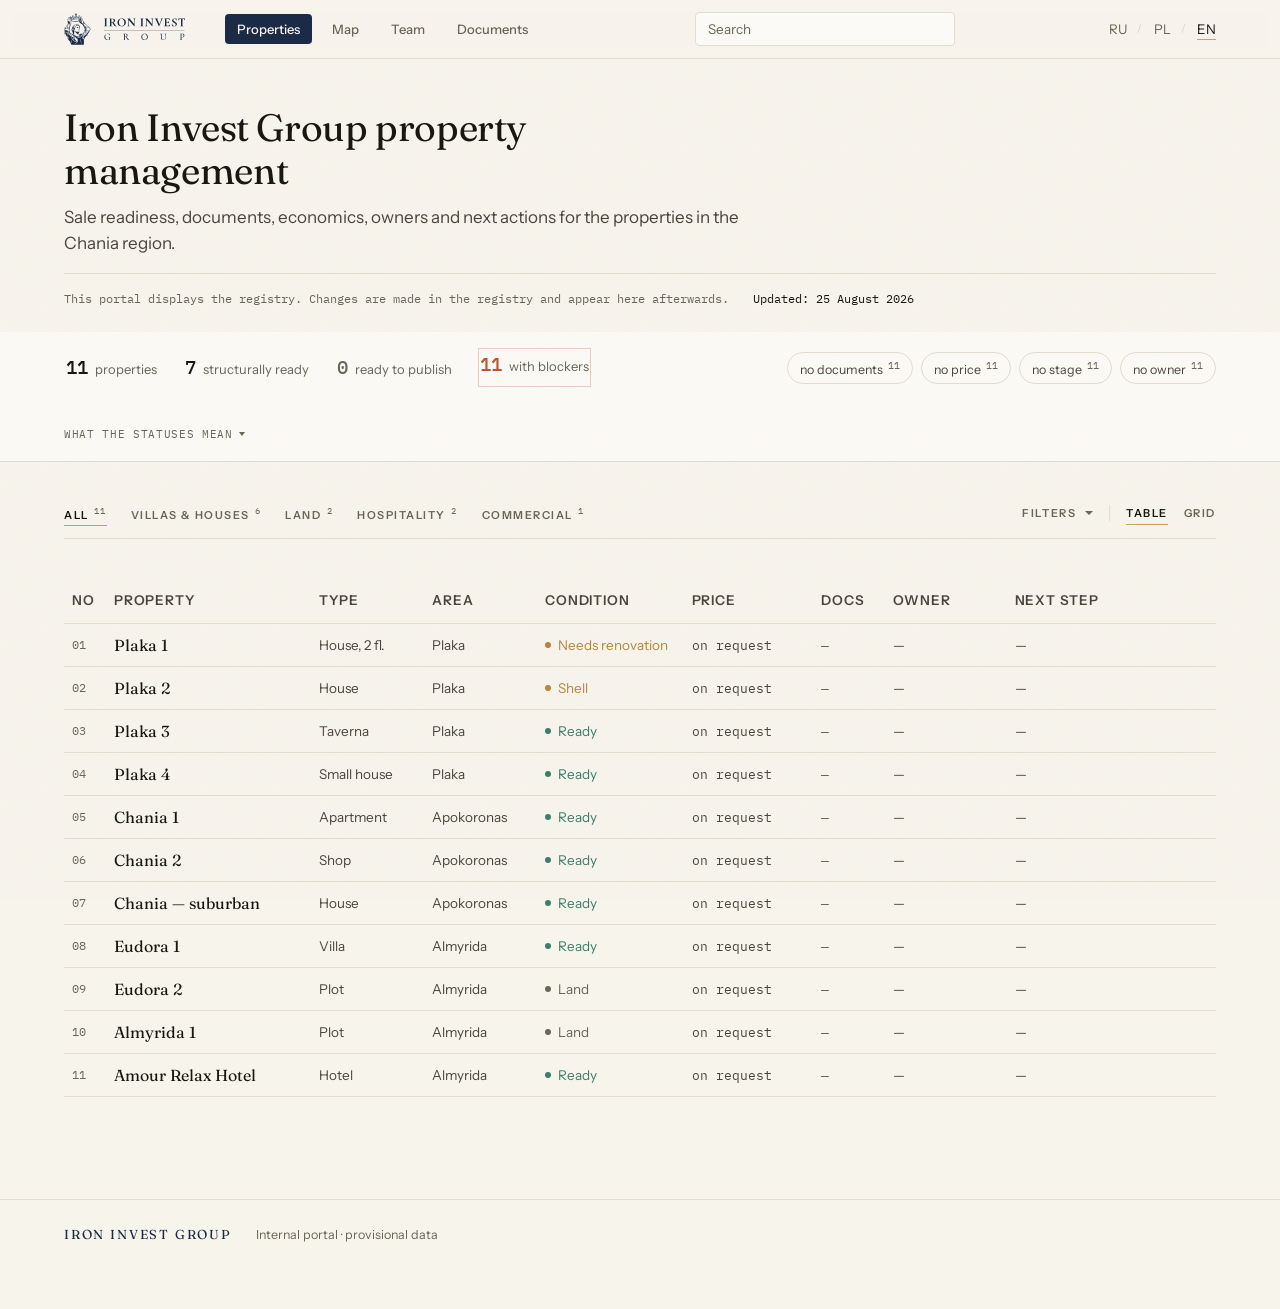
<file: index.html>
<!DOCTYPE html>
<html lang="ru">
<head>
<meta charset="utf-8">
<meta name="viewport" content="width=device-width, initial-scale=1, viewport-fit=cover">
<title>Iron Invest Group — объекты на Крите</title>
<meta name="description" content="Iron Invest Group — объекты на Крите, регион Ханья: виллы, дома, участки под застройку и доходная недвижимость. Карта и карточки объектов.">

<link rel="icon" type="image/svg+xml" href="assets/favicon.svg">
<link rel="preconnect" href="https://fonts.googleapis.com">
<link rel="preconnect" href="https://fonts.gstatic.com" crossorigin>
<link rel="stylesheet" href="styles.css?v=1787924630">
</head>
<body>
<svg class="logo-defs" aria-hidden="true" focusable="false">
  <defs>
    <g id="ilArt" transform="translate(-121.386156,-116)">
      <g transform="matrix(0.1,0,0,-0.1,0,1536)">
        <path fill="currentColor" fill-rule="nonzero" d="M4921,14058C4886,13981 4854,13901 4849,13881C4838,13835 4853,13780 4884,13751C4909,13728 4942,13660 4954,13606C4961,13579 4959,13580 4928,13620C4881,13681 4849,13702 4793,13707C4757,13710 4737,13706 4712,13691C4618,13631 4615,13482 4707,13444C4746,13427 4759,13430 4735,13450C4712,13469 4716,13526 4742,13544C4776,13568 4799,13563 4837,13525L4872,13490L4868,13407C4861,13288 4816,13193 4718,13096C4517,12896 4261,12887 4123,13075L4101,13105L4109,13075C4146,12939 4269,12847 4415,12847C4685,12847 4918,13079 4984,13416C4994,13463 4998,13474 4999,13452C5001,13390 5032,13285 5077,13190C5115,13111 5136,13082 5204,13014C5363,12855 5552,12804 5698,12879C5753,12908 5809,12971 5836,13036L5852,13075L5814,13034C5748,12964 5701,12945 5590,12945C5501,12945 5490,12947 5417,12982C5233,13070 5100,13271 5112,13442C5116,13495 5121,13507 5148,13531C5186,13565 5212,13568 5240,13540C5264,13516 5266,13483 5243,13458C5221,13433 5232,13425 5266,13442C5332,13473 5358,13560 5322,13630C5295,13684 5245,13713 5187,13707C5131,13702 5095,13679 5061,13627C5048,13607 5035,13592 5033,13594C5022,13604 5055,13685 5092,13741C5153,13832 5151,13857 5064,14048C5026,14131 4993,14200 4990,14200C4987,14200 4956,14136 4921,14058ZM3885,13483C3859,13360 3860,13327 3892,13293C3906,13278 3923,13255 3929,13242C3941,13219 3941,13219 3911,13234C3874,13254 3857,13254 3821,13235C3783,13216 3766,13168 3781,13123C3798,13070 3849,13050 3842,13099C3836,13140 3868,13158 3902,13131C3922,13114 3925,13103 3924,13043C3923,12926 3863,12823 3768,12776C3657,12720 3510,12762 3435,12870C3400,12920 3390,12987 3415,12996C3427,13001 3439,12996 3451,12981L3469,12959L3480,12980C3488,12996 3488,13010 3480,13036C3461,13092 3405,13108 3363,13068L3340,13047L3340,13088C3340,13124 3334,13136 3300,13170C3278,13192 3256,13210 3250,13210C3244,13210 3240,13181 3240,13143C3240,13091 3245,13069 3260,13050C3283,13020 3285,13009 3266,13016C3258,13019 3242,13017 3231,13010C3203,12996 3202,12931 3228,12907C3252,12885 3260,12886 3260,12910C3260,12921 3264,12930 3269,12930C3290,12930 3310,12884 3310,12838C3310,12793 3309,12790 3287,12795C3275,12798 3253,12797 3240,12792C3204,12779 3160,12796 3160,12823C3160,12859 3117,12922 3080,12942C3024,12973 2964,12962 2920,12912L2884,12872L2857,12896C2817,12930 2786,12935 2745,12914C2718,12899 2674,12839 2545,12645C2454,12508 2378,12382 2375,12365C2373,12349 2366,12270 2360,12190C2355,12110 2339,11975 2324,11890C2294,11709 2296,11647 2335,11540C2436,11263 2477,11121 2505,10948C2511,10912 2510,10911 2463,10890C2397,10861 2337,10799 2304,10726C2281,10676 2275,10650 2275,10583L2274,10501L2150,10298C1852,9808 1720,9589 1680,9517C1657,9475 1634,9438 1630,9435C1625,9432 1595,9465 1562,9507C1498,9591 1463,9627 1454,9618C1451,9615 1445,9541 1439,9454C1434,9366 1425,9242 1420,9177L1409,9059L1355,8980C1325,8936 1293,8875 1284,8843C1261,8765 1273,8709 1351,8517C1468,8228 1462,8252 1449,8131C1436,8001 1401,7806 1360,7636C1344,7566 1330,7505 1330,7499C1330,7474 1365,7502 1509,7645L1666,7800L1683,7725C1712,7600 1758,7450 1795,7356C1820,7293 1830,7251 1830,7213C1830,7183 1836,7147 1844,7131C1863,7095 1927,7038 1968,7021C1997,7009 2011,6988 2076,6858C2173,6664 2301,6432 2400,6269C2471,6152 2480,6132 2490,6062C2505,5966 2547,5854 2599,5775C2621,5742 2696,5661 2765,5596C2954,5418 3015,5337 3114,5135C3200,4960 3228,4895 3403,4460L3505,4205L5482,4203L7460,4200L7464,4223C7488,4330 7514,4926 7506,5175C7500,5377 7475,5722 7464,5767C7459,5783 7465,5792 7487,5803C7521,5821 7569,5872 7599,5921C7639,5990 7690,6166 7690,6243C7690,6270 7726,6318 7911,6540C8032,6686 8181,6866 8241,6941C8351,7077 8352,7077 8400,7083C8508,7096 8619,7181 8675,7295C8701,7348 8705,7368 8708,7468L8712,7582L8899,7868C9002,8026 9104,8184 9125,8218C9148,8256 9181,8294 9207,8311C9263,8350 9280,8376 9280,8426C9280,8459 9297,8500 9361,8619C9405,8703 9478,8845 9522,8935L9602,9099L9577,9142C9563,9166 9476,9300 9382,9441C9289,9582 9209,9712 9205,9730C9192,9790 9108,9852 9010,9874C8996,9877 8938,9921 8880,9971C8437,10356 8314,10464 8160,10601C7863,10868 7870,10860 7870,10907C7870,10961 7811,11078 7760,11123C7715,11165 7667,11177 7608,11162C7585,11156 7565,11152 7564,11153C7564,11154 7526,11227 7480,11315C7346,11573 7182,11868 7140,11929C7111,11972 7084,12037 7029,12205C6990,12326 6952,12438 6947,12454C6941,12470 6889,12532 6831,12590C6772,12648 6694,12731 6657,12773C6596,12841 6589,12853 6595,12879C6606,12929 6649,12947 6650,12902C6651,12888 6654,12889 6670,12909C6706,12952 6688,13020 6639,13020C6621,13020 6621,13021 6640,13053C6660,13085 6669,13188 6653,13204C6649,13207 6629,13194 6608,13173C6582,13147 6568,13123 6563,13097C6558,13062 6556,13061 6540,13075C6518,13095 6487,13094 6461,13073C6437,13052 6425,13002 6439,12980C6448,12967 6451,12968 6463,12984C6483,13012 6510,12998 6510,12960C6510,12862 6382,12751 6270,12750C6211,12750 6130,12788 6097,12832C6032,12917 6000,13062 6034,13115C6064,13161 6126,13138 6100,13089C6092,13074 6093,13070 6105,13070C6160,13070 6181,13179 6135,13225C6108,13253 6073,13257 6044,13235C6001,13203 6008,13235 6056,13293C6085,13327 6087,13370 6065,13484C6050,13562 6041,13585 6034,13565C6032,13559 6007,13521 5980,13481C5919,13391 5915,13377 5935,13321C5943,13297 5950,13268 5950,13257C5950,13237 5949,13237 5933,13260C5910,13293 5890,13308 5858,13315C5798,13329 5741,13265 5754,13198C5765,13143 5800,13118 5800,13165C5800,13183 5808,13194 5825,13202C5847,13212 5854,13211 5873,13192C5940,13124 5850,12900 5723,12820C5526,12695 5199,12831 5064,13095C5041,13139 5017,13192 5010,13213C4996,13257 4988,13253 4970,13195C4945,13113 4887,13025 4806,12945C4713,12853 4633,12808 4525,12785C4431,12765 4394,12766 4316,12790C4191,12829 4074,12972 4063,13099C4057,13166 4069,13197 4105,13206C4136,13214 4160,13195 4160,13164C4160,13135 4171,13134 4195,13160C4234,13203 4209,13290 4152,13311C4112,13327 4052,13306 4032,13269C4022,13253 4012,13240 4009,13240C4000,13240 4014,13311 4029,13338C4036,13350 4038,13371 4035,13383C4027,13409 3919,13570 3910,13570C3906,13570 3895,13531 3885,13483ZM5074,12976C5217,12790 5445,12686 5642,12719C5772,12740 5861,12805 5918,12918L5948,12980L5955,12941C5964,12887 6011,12791 6050,12746C6098,12692 6172,12657 6242,12656C6274,12655 6300,12654 6300,12652C6300,12650 6281,12640 6258,12630C6206,12606 6132,12605 6083,12625C6063,12633 6045,12638 6043,12636C6040,12633 6056,12612 6078,12588C6078,12588 6167.778,12480.541 6185.477,12415C6203.39,12348.667 6232,12130 6230,12130C6229,12130 6191.542,12212.49 6016,12289C5956.895,12314.761 5768,12364 5655,12384C5155,12470 4505,12439 4017,12304C3786,12245 3576.249,12112 3576.249,12112C3576.249,12112 3682.627,12331 3687.71,12390C3692.237,12442.537 3662,12555 3663,12556C3663.792,12556 3765.012,12544.037 3814.012,12557.204C3854.942,12568.202 3928,12610 3957,12635C3985,12660 4021,12715 4024,12715C4035,12715 3998,12625 3960,12571L3921,12516L3981,12485C4014,12468 4061,12438 4087,12417C4112,12397 4136,12380 4139,12380C4142,12380 4162,12413 4183,12454C4204,12494 4237,12544 4257,12563L4293,12600L4236,12625C4169,12655 4103,12713 4059,12781L4027,12831L3998,12778C3921,12638 3798,12581 3667,12626C3641,12635 3618,12645 3616,12648C3614,12652 3644,12655 3684,12656C3740,12656 3765,12661 3805,12682C3900,12731 3980,12840 3996,12941L4003,12980L4039,12919C4125,12773 4230,12716 4410,12716C4520,12716 4591,12734 4695,12788C4783,12833 4913,12960 4961,13047L4995,13108L5022,13058C5037,13030 5061,12993 5074,12976ZM3035,12878C3077,12859 3086,12807 3060,12731C3037,12660 2981,12545 2913,12428C2875,12362 2866,12336 2854,12253C2846,12199 2825,12097 2809,12025C2768,11855 2766,11840 2778,11840C2815,11840 2872,11979 2956,12275C2968,12318 3007,12386 3101,12527C3220,12704 3233,12720 3259,12720C3279,12720 3295,12711 3310,12693C3351,12641 3327,12570 3193,12345C3141,12258 3131,12231 3112,12139C3100,12081 3075,11989 3056,11934C3035,11874 3025,11831 3031,11826C3047,11809 3096,11868 3133,11948C3152,11990 3184,12059 3203,12100C3252,12207 3483,12480 3524,12480C3558,12480 3580,12451 3580,12406C3579,12352 3557,12305 3470,12175C3430,12116 3392,12049 3385,12026C3378,12004 3356,11931 3336,11865L3301,11745L3315,11620C3322,11551 3338,11448 3350,11390C3379,11240 3387,11035 3366,10946C3347,10868 3305,10784 3256,10725C3218,10681 3224,10679 3143,10745C3115,10767 3081,10794 3067,10805L3041,10825L3056,10890C3099,11079 3075,11580 3022,11598C3009,11602 2936,11529 2897,11473C2885,11455 2873,11440 2870,11440C2867,11440 2850,11488 2832,11546C2806,11629 2795,11651 2782,11648C2773,11646 2743,11615 2715,11578C2688,11541 2663,11511 2660,11511C2657,11510 2640,11544 2621,11585C2603,11627 2583,11663 2578,11666C2564,11675 2525,11634 2505,11589C2495,11568 2484,11550 2481,11550C2478,11551 2455,11583 2431,11623C2377,11713 2372,11750 2399,11897C2410,11958 2424,12069 2430,12142C2436,12215 2443,12298 2446,12326C2450,12371 2469,12405 2590,12596C2666,12717 2736,12825 2745,12838C2767,12869 2809,12864 2829,12829C2845,12801 2843,12798 2646,12456C2621,12412 2598,12359 2596,12336C2593,12313 2583,12234 2574,12160C2566,12086 2550,11983 2540,11931C2527,11862 2524,11830 2532,11811C2542,11785 2542,11785 2567,11835C2601,11901 2613,11947 2654,12188L2689,12391L2812,12611C2929,12821 2975,12890 2999,12890C3004,12890 3021,12885 3035,12878ZM6584,12757C6601,12739 6654,12680 6702,12625C6749,12570 6807,12508 6829,12487C6860,12458 6874,12433 6890,12382C6901,12345 6932,12248 6959,12165C6987,12083 7008,12014 7006,12012C7004,12011 6978,12030 6948,12054C6883,12107 6845,12160 6782,12290C6756,12344 6722,12396 6703,12413C6658,12453 6540,12605 6513,12659C6486,12711 6484,12737 6506,12768C6527,12798 6547,12796 6584,12757ZM6445,12488C6473,12460 6531,12410 6575,12377C6633,12334 6673,12293 6723,12227C6812,12108 6886,12032 6985,11960C7035,11924 7073,11888 7086,11864C7117,11807 7243,11345 7270,11187C7281,11126 7285,11119 7309,11115C7373,11102 7426,11088 7433,11081C7437,11077 7405,11044 7363,11007C7320,10970 7263,10915 7237,10885C7210,10855 7185,10830 7181,10830C7176,10830 7161,10848 7146,10869C7123,10901 7120,10912 7129,10929C7135,10940 7140,10951 7140,10953C7140,10955 7114,10960 7083,10963C7011,10970 6912,11019 6869,11067C6790,11157 6747,11303 6752,11460C6755,11557 6757,11571 6778,11593C6791,11607 6818,11621 6838,11625L6875,11632L6828,11656C6764,11689 6738,11724 6742,11774C6745,11813 6747,11815 6780,11818C6799,11819 6826,11823 6839,11826C6862,11831 6859,11834 6810,11861C6780,11878 6742,11903 6727,11918C6680,11962 6612,12063 6576,12142C6548,12202 6529,12226 6473,12274C6348,12381 6301,12464 6335,12516C6359,12554 6389,12546 6445,12488ZM5244,12370C5685,12344 6011,12260 6158,12134C6205,12094 6240,12028 6240,11980C6240,11680 5297,11397 4443,11441C4084,11459 3759,11532 3593,11632C3495,11690 3440,11778 3456,11847C3517,12112 4099,12330 4845,12370C5053,12381 5061,12381 5244,12370ZM3600,11553C3753,11479 4002,11418 4275,11389C4426,11373 4817,11373 4975,11389C5236,11415 5517,11470 5742,11538L5839,11568L5907,11491C5944,11449 6022,11366 6081,11305C6139,11245 6210,11161 6237,11120C6338,10970 6421,10912 6656,10824C6785,10776 6811,10762 6853,10722C6894,10682 6900,10670 6900,10635C6900,10611 6911,10572 6927,10540C6959,10475 7089,10342 7145,10317C7176,10303 7203,10274 7266,10187C7412,9985 7584,9714 7641,9597C7664,9551 7664,9549 7646,9519C7616,9468 7621,9401 7658,9343C7699,9280 7738,9166 7751,9073C7765,8969 7743,8842 7700,8786C7632,8696 7627,8648 7673,8547L7698,8492L7589,8351C7454,8175 7339,8032 7239,7914L7161,7824L7077,7828C7018,7831 6967,7827 6913,7815C6683,7764 6420,7630 6395,7550C6391,7538 6374,7530 6342,7525C6273,7515 6236,7497 6183,7447L6135,7402L6054,7446L5974,7490L5957,7637C5922,7948 5924,8006 5971,8071C5981,8086 6034,8130 6088,8168C6223,8264 6241,8297 6219,8399L6206,8455L6200,8400C6192,8336 6177,8303 6153,8297C6143,8294 6088,8292 6030,8292C5972,8292 5840,8281 5735,8269C5595,8252 5489,8246 5335,8245C5142,8245 5119,8247 5050,8268C4890,8318 4785,8412 4700,8580C4671,8639 4674,8637 4644,8609C4622,8589 4609,8585 4551,8585C4490,8585 4473,8590 4387,8633C4259,8696 4200,8753 4177,8836C4140,8966 4164,9071 4240,9111C4311,9149 4387,9131 4473,9055C4524,9011 4590,8975 4663,8950C4684,8944 4703,8940 4705,8942C4707,8944 4693,8991 4675,9047C4636,9162 4618,9258 4627,9302C4630,9318 4652,9360 4675,9394C4728,9474 4774,9584 4794,9682C4814,9777 4814,9825 4795,9914C4787,9952 4781,9984 4783,9985C4784,9986 4818,9992 4859,9998C4955,10012 5034,10052 5140,10141C5247,10232 5285,10249 5377,10250C5451,10250 5604,10219 5652,10194C5679,10180 5679,10180 5686,10216C5695,10264 5684,10332 5661,10378C5642,10416 5528,10530 5509,10530C5504,10530 5500,10534 5500,10538C5500,10550 5616,10533 5667,10514C5719,10495 5766,10443 5780,10390C5794,10337 5779,10281 5738,10235C5721,10215 5709,10198 5711,10196C5713,10194 5736,10186 5762,10177C5866,10143 5898,10108 6040,9880C6140,9720 6137,9725 6115,9734C6104,9738 6068,9744 6035,9747C5981,9752 5973,9750 5953,9728C5940,9715 5928,9691 5924,9674C5919,9647 5931,9630 6059,9480C6137,9389 6200,9310 6200,9303C6200,9297 6188,9282 6173,9270C6149,9251 6137,9249 6084,9254C6013,9261 5976,9251 5905,9203C5878,9185 5845,9170 5833,9170C5804,9170 5802,9138 5830,9110C5854,9086 5907,9084 5938,9106C5963,9123 6016,9128 6029,9114C6034,9109 6040,9096 6042,9086C6043,9076 6052,9063 6060,9057C6097,9035 6240,9222 6240,9292C6240,9309 6222,9340 6189,9380C6138,9441 6137,9441 6143,9497C6147,9539 6158,9566 6189,9613C6212,9646 6230,9677 6230,9683C6230,9688 6213,9719 6193,9752C6157,9811 6156,9813 6175,9824C6212,9844 6270,9907 6270,9927C6270,9943 6264,9945 6231,9942C6189,9938 6136,9960 6122,9988C6117,9997 6110,10044 6107,10092C6099,10239 6050,10305 5933,10330C5882,10341 5881,10342 5864,10397C5838,10479 5795,10529 5720,10568C5662,10597 5641,10602 5533,10610C5424,10618 5401,10623 5308,10661C5214,10700 5197,10704 5115,10704C5034,10705 5018,10702 4960,10674C4924,10657 4820,10593 4730,10532C4639,10472 4494,10384 4408,10337C4322,10291 4220,10229 4181,10201C4029,10088 3889,9906 3832,9746C3810,9687 3805,9650 3800,9530L3795,9385L3743,9290C3645,9111 3599,8920 3619,8777C3637,8650 3668,8583 3776,8444C3911,8271 3958,8147 3969,7934C3978,7772 3990,7738 4068,7658L4114,7610L4059,7610C3988,7610 3923,7590 3860,7550C3814,7520 3810,7520 3782,7534C3766,7542 3721,7585 3681,7629C3553,7771 3463,7821 3330,7825L3255,7827L3174,7968C3093,8108 3093,8110 3088,8192C3083,8290 3059,8345 2996,8403C2951,8445 2948,8463 2965,8595C2970,8642 2968,8665 2954,8700C2926,8772 2933,8841 2977,8929C3015,9003 3015,9004 3016,9129C3017,9271 3049,9456 3145,9890C3175,10025 3200,10137 3200,10140C3200,10143 3218,10166 3240,10190C3263,10215 3296,10266 3315,10304C3355,10382 3360,10439 3335,10511C3315,10567 3319,10583 3385,10691C3471,10835 3485,10887 3485,11065C3484,11206 3482,11226 3443,11390C3420,11486 3398,11600 3394,11643L3387,11721L3451,11658C3496,11613 3540,11583 3600,11553ZM6314.268,11959.875C6314.268,11959.875 6372,11791 6387,11769C6412,11731 6423,11538 6411,11468C6404,11428 6397,11394 6395,11392C6393,11389 6371,11399 6347,11413C6300,11441 6240,11502 6216,11547C6208,11562 6186,11591 6166,11609C6146,11628 6091.063,11653.335 6091.063,11658.335C6091.063,11672.335 6171.343,11710.844 6231.828,11785C6287.566,11853.338 6314.227,11912.518 6314.268,11959.875ZM7707,11070C7725,11060 7753,11027 7769,10998L7799,10946L7760,10934C7670,10907 7494,10783 7375,10661C7348,10633 7320,10610 7314,10610C7301,10610 7247,10674 7237,10701C7234,10710 7242,10739 7254,10766C7296,10856 7509,11037 7617,11075C7667,11093 7670,11093 7707,11070ZM2820,10819C2995,10771 3174,10638 3245,10503C3275,10446 3272,10367 3236,10306L3208,10258L3184,10310C3122,10444 2914,10595 2725,10644C2596,10677 2463,10673 2388,10634C2362,10621 2360,10621 2360,10637C2361,10673 2398,10737 2439,10772C2519,10840 2675,10859 2820,10819ZM7997,10560C8511,10111 8662,9976 8649,9972C8560,9945 8394,9853 8275,9765C8233,9734 8197,9710 8195,9712C8194,9714 8146,9776 8090,9850C7830,10190 7603,10450 7566,10450C7534,10450 7538,10420 7583,10338C7607,10292 7672,10172 7727,10070C7782,9968 7864,9814 7909,9726L7992,9568L7959,9575C7940,9579 7918,9586 7908,9591C7899,9596 7860,9661 7820,9736C7740,9889 7565,10201 7460,10377C7402,10476 7393,10497 7402,10514C7437,10581 7691,10796 7726,10788C7733,10786 7854,10684 7997,10560ZM5282,10610C5447,10559 5560,10432 5560,10298L5560,10259L5501,10322C5321,10514 5095,10530 4921,10363C4890,10333 4874,10312 4885,10316C4923,10329 5074,10332 5119,10320L5163,10309L5135,10294C5121,10287 5076,10251 5037,10214C4919,10105 4799,10060 4663,10075C4628,10079 4600,10079 4600,10076C4600,10073 4624,10056 4654,10040C4714,10006 4718,9999 4726,9890C4745,9660 4551,9390 4321,9325C4305,9320 4330,9351 4396,9416C4451,9471 4506,9535 4519,9560L4544,9604L4494,9563C4436,9514 4366,9475 4250,9425C4136,9375 4014,9293 3961,9231C3921,9182 3856,9070 3865,9062C3867,9060 3884,9069 3902,9083C3930,9105 4028,9150 4047,9150C4050,9150 4034,9130 4012,9106C3921,9007 3884,8913 3893,8801C3897,8735 3935,8634 3967,8598C3999,8563 3973,8571 3922,8613C3749,8753 3708,8941 3805,9145C3874,9290 3975,9397 4208,9572C4415,9728 4507,9842 4545,9985C4553,10017 4558,10045 4557,10047C4555,10049 4534,10031 4510,10009C4461,9962 4410,9937 4306,9908C4267,9898 4214,9875 4189,9859C4143,9830 4061,9748 4028,9700C3984,9635 4027,9796 4082,9904C4115,9968 4145,10005 4220,10080C4329,10188 4392,10229 4523,10277C4614,10311 4617,10313 4730,10429C4851,10552 4917,10599 5011,10625C5078,10644 5194,10637 5282,10610ZM7162,10590C7201,10548 7207,10514 7183,10482C7159,10449 7138,10444 7099,10460C7036,10486 7003,10585 7045,10617C7075,10639 7130,10626 7162,10590ZM2687,10536C2836,10496 2986,10393 3039,10292C3049,10273 3044,10242 3005,10092C2979,9995 2934,9818 2904,9700C2874,9582 2847,9479 2844,9472C2841,9463 2821,9476 2782,9511C2703,9584 2657,9616 2570,9660C2485,9703 2389,9734 2313,9745C2284,9749 2260,9753 2260,9755C2260,9769 2427,10135 2491,10261C2548,10372 2565,10385 2657,10385C2691,10385 2720,10386 2720,10388C2720,10390 2696,10402 2668,10415C2604,10445 2528,10448 2503,10422C2493,10413 2395,10245 2286,10050C2176,9855 2069,9675 2048,9651C2027,9627 2011,9606 2013,9604C2015,9602 2047,9610 2085,9622C2192,9656 2310,9652 2422,9613C2639,9537 2822,9367 2906,9163C2932,9098 2937,9033 2917,9005C2904,8989 2900,8992 2864,9051C2769,9209 2540,9381 2335,9449C2120,9520 1995,9515 1813,9430C1767,9409 1728,9395 1726,9399C1723,9403 1730,9424 1742,9446C1782,9520 2050,9976 2212,10245L2375,10514L2425,10532C2486,10553 2614,10555 2687,10536ZM8818,9855C8890,9803 8898,9800 8955,9800C9014,9800 9100,9771 9100,9752C9100,9748 9082,9743 9059,9742C8902,9732 8619,9611 8456,9484C8406,9444 8341,9356 8353,9344C8356,9341 8407,9373 8468,9414C8591,9499 8724,9569 8833,9606C8907,9632 9027,9660 9060,9660C9071,9660 9096,9636 9123,9598C9213,9470 9450,9113 9450,9103C9450,9095 9355,8921 9188,8625C9169,8592 9146,8564 9137,8562C9089,8553 8769,8701 8601,8810C8550,8844 8506,8869 8503,8866C8492,8855 8544,8778 8592,8735C8701,8639 8934,8512 9108,8455C9192,8427 9207,8410 9169,8390C9108,8357 8815,8471 8610,8607C8469,8700 8473,8698 8497,8664C8529,8619 8647,8510 8725,8453C8787,8408 8905.239,8355.152 8933.239,8345.152C8943.239,8342.152 8577.69,7829.439 8553.69,7891.439C8502.69,8021.439 8401,8229 8317,8380L8259,8485L8319,8605C8450,8864 8440,9052 8280,9396C8213,9539 8201,9572 8209,9592C8228,9642 8382,9761 8520,9831C8569,9856 8703,9904 8738,9909C8740,9910 8776,9885 8818,9855ZM7915,9485C8141,9426 8294,9203 8292,8936C8290,8788 8249,8669 8173,8593C8135,8554 8126,8550 8083,8550C8056,8550 8015,8559 7991,8570C7955,8587 7950,8593 7960,8605C7967,8613 7987,8622 8005,8626C8079,8639 8129,8693 8163,8795C8218,8955 8175,9162 8062,9290C7986,9376 7857,9432 7789,9408C7773,9403 7760,9395 7760,9391C7760,9387 7777,9369 7799,9352C7842,9317 7876,9243 7906,9117C7915,9078 7924,9040 7926,9033C7928,9026 7945,9014 7965,9006C7984,8998 8000,8989 8000,8986C8000,8983 7973,8969 7941,8955C7909,8940 7869,8915 7854,8899C7839,8883 7823,8870 7820,8870C7817,8870 7817,8898 7822,8933C7836,9051 7801,9219 7733,9353C7692,9436 7693,9459 7740,9482C7783,9504 7838,9505 7915,9485ZM2189,9364C2276,9343 2441,9264 2535,9199C2630,9134 2747,9010 2781,8939C2817,8867 2832,8785 2834,8665C2835,8572 2833,8560 2802,8496C2654,8183 2264,7909 1944,7893C1785,7884 1728,7912 1667,8027C1616,8125 1522,8342 1455,8515C1394,8674 1377,8768 1398,8829C1447,8968 1726,9229 1954,9349C2022,9385 2086,9389 2189,9364ZM8102,8486C8142,8467 8185,8400 8296,8185C8414,7957 8510,7708 8540,7552C8556,7473 8549,7356 8525,7310C8506,7272 8464,7223 8440,7210C8427,7203 8425,7215 8424,7288C8421,7518 8230,8021 8006,8390C7974,8442 7951,8489 7955,8498C7962,8517 8052,8509 8102,8486ZM4800,8207C4819,8180 4918,8083 5020,7990C5298,7738 5492,7534 5605,7375C5664,7293 5661,7290 5684,7485C5702,7641 5737,7805 5770,7894C5792,7952 5845,8021 5882,8041C5901,8051 5901,8051 5883,8018C5867,7989 5865,7961 5866,7795C5868,7576 5879,7447 5921,7196C5937,7097 5950,7004 5950,6989C5950,6947 5967,6945 6004,6982C6046,7024 6063,7082 6058,7167C6056,7201 6056,7230 6058,7230C6060,7230 6074,7202 6090,7168C6143,7057 6127,6941 6051,6877C5993,6828 5917,6808 5775,6802C5372,6787 4670,6998 4255,7259C4125,7341 4001,7432 4000,7446C4000,7464 4057,7483 4105,7482C4140,7482 4189,7461 4357,7373C4560,7268 4851,7130 4871,7130C4876,7130 4799,7192 4698,7268C4365,7519 4388,7498 4394,7545C4414,7688 4439,8142 4440,8351L4440,8467L4508,8463C4553,8459 4586,8462 4610,8472L4645,8487L4705,8371C4738,8307 4781,8233 4800,8207ZM7866,8394C7907,8351 7918,8316 7898,8292C7890,8283 7772,8134 7636,7963C7500,7791 7386,7650 7384,7650C7381,7650 7351,7679 7317,7715L7254,7780L7294,7828C7348,7894 7710,8347 7744,8393C7782,8443 7820,8444 7866,8394ZM2900,8285C2901,8199 2827,8020 2746,7913C2650,7786 2500,7671 2315,7584C2201,7530 2114,7508 2100,7530C2069,7578 2098,7616 2214,7685C2265,7715 2335,7760 2368,7784C2501,7882 2675,8068 2745,8187C2764,8219 2801,8273 2827,8307L2875,8370L2887,8342C2894,8327 2899,8301 2900,8285ZM3007,8115C3000,8004 2952.853,7853 2874.187,7720C2801.669,7597.396 2628.864,7370.5 2445,7220C2344.985,7138.134 2059,7073 1994,7107C1934,7139 1909,7211 1966,7189C2012,7172 2146,7178 2212,7201C2328,7240 2414,7295 2500,7388C2748,7652 2929,7968 2971,8205L2983,8275L2998,8240C3009,8214 3011,8182 3007,8115ZM8049,8079L8113,7954L8040,7859C7842,7605 7566,7260 7560,7260C7555,7260 7549,7272 7545,7288C7542,7303 7514,7373 7483,7443L7427,7572L7451,7603C7489,7656 7706,7926 7828,8073C7918,8181 7947,8210 7964,8208C7980,8206 8001,8174 8049,8079ZM3144,7758C3341,7397 3370,7314 3370,7117C3370,7012 3358,6948 3323,6870C3289,6793 3281,6792 3218,6858C3112,6970 2983,7163 2893,7347L2850.832,7434.146C2948.551,7585.881 3027.335,7744.37 3069,7880C3070.468,7884.78 3107,7825 3144,7758ZM8195,7755C8245,7624 8251,7646 8138,7503C7843,7129 7657,6900 7651,6905C7640,6916 7591,7163 7597,7174C7606,7188 7989,7666 8078,7773C8153,7864 8154,7864 8195,7755ZM7091,7735C7254,7678 7402,7443 7493,7095C7591,6718 7592,6213 7495,6014C7464,5951 7424,5919 7366,5913C7318,5907 7270,5924 7224,5963C7156,6021 7047,6210 6908,6510C6864,6606 6776,6786 6714,6910C6587,7159 6571,7214 6607,7259C6633,7290 6683,7290 6717,7258C6755,7222 6827,7110 6870,7018C6891,6972 6950,6827 7000,6695C7104,6422 7205,6210 7259,6149C7302,6100 7342,6093 7372,6130C7448,6224 7440,6656 7356,6980C7264,7332 7124,7556 6967,7601C6940,7609 6943,7604 6997,7547C7068,7472 7117,7394 7164,7277C7206,7174 7254,6985 7275,6847C7291,6739 7307,6431 7296,6441C7292,6445 7278,6501 7265,6567C7202,6876 7091,7176 6980,7340C6896,7463 6755,7567 6649,7585C6595,7594 6607,7606 6726,7664C6886,7742 7003,7765 7091,7735ZM3500,7689C3585,7646 3656,7574 3792,7389C3946,7182 4044,7033 4094,6930C4130,6855 4135,6837 4135,6774C4134,6716 4129,6696 4107,6658C4050,6560 3951,6556 3868,6648C3793,6731 3742,6870 3666,7197C3618,7403 3582,7487 3510,7561C3466,7605 3441,7622 3405,7632C3366,7642 3355,7651 3339,7682L3320,7720L3378,7720C3424,7720 3451,7713 3500,7689ZM3460,7542C3555,7444 3588,7335 3635,6965C3688,6555 3722,6388 3790,6212C3896,5938 4027,5907 4140,6130C4193,6236 4221,6358 4227,6515C4237,6778 4196,6909 4015,7185C3999,7209 4010,7203 4076,7153C4249,7021 4322,6897 4355,6680C4400,6385 4331,6038 4196,5883C4088,5759 3894,5753 3798,5871C3668,6031 3568,6426 3506,7023C3474,7324 3455,7419 3395,7573C3382,7605 3413,7591 3460,7542ZM6249,7250C6377,7160 6485,6982 6510,6822C6539,6637 6458,6484 6287,6400C6176,6346 6086,6329 5915,6328C5578,6328 5178,6442 4927,6611C4804,6694 4803,6695 4903,6655C5156,6553 5429,6476 5648,6445C5793,6424 6030,6429 6120,6454C6262,6494 6371,6579 6404,6677C6456,6830 6377,7073 6219,7245C6196,7270 6181,7290 6185,7290C6189,7290 6217,7272 6249,7250ZM6257,7116C6281,7095 6283,7090 6271,7076C6254,7056 6222,7063 6197,7092C6184,7108 6182,7116 6191,7126C6207,7146 6225,7143 6257,7116ZM2322,6856C2420,6701 2499,6592 2607,6464C2688,6367 2709,6348 2767,6319C2805,6300 2837,6283 2840,6282C2848,6276 2757,6199 2718,6179C2657,6148 2627,6154 2587,6203C2532,6270 2450,6401 2350,6580C2262,6738 2118.015,6984.401 2130,6985C2190,6988 2243,7005 2243,7005L2322,6856ZM4745,6626C5255,6097 5304,6041 5362,5927C5475,5702 5442,5377 5288,5208C5049,4945 4550,5046 4247,5420C4186,5495 4100,5626 4100,5642C4100,5646 4114,5651 4130,5655C4147,5659 4184,5677 4212,5696C4240,5715 4264,5729 4265,5728C4266,5726 4293,5685 4324,5635C4391,5531 4537,5382 4623,5331C4801,5226 4992,5195 5144,5249C5224,5277 5298,5336 5278,5356C5275,5358 5240,5369 5201,5380C4945,5451 4713,5662 4600,5927C4544,6059 4510,6258 4510,6450C4510,6635 4480,6793 4415,6945C4402,6976 4492,6889 4745,6626ZM6305,6925C6337,6894 6339,6845 6309,6830C6266,6807 6200,6856 6200,6911C6200,6945 6206,6950 6247,6950C6270,6950 6289,6942 6305,6925ZM5111,6801C5128,6783 5140,6761 5140,6745C5140,6709 5099,6670 5060,6670C5000,6670 4957,6748 4993,6792C5028,6837 5072,6840 5111,6801ZM6164,6750C6192,6740 6230,6686 6230,6657C6230,6630 6185,6590 6154,6590C6138,6590 6116,6602 6094,6624C6053,6665 6050,6701 6085,6735C6111,6762 6126,6765 6164,6750ZM5489,6705C5523,6672 5522,6624 5486,6593C5422,6538 5340,6587 5350,6675C5357,6739 5437,6756 5489,6705ZM5840,6685C5875,6667 5890,6642 5890,6603C5890,6540 5835,6507 5776,6535C5707,6568 5700,6653 5765,6688C5792,6703 5806,6703 5840,6685ZM5440,6170C5528,6082 5593,5968 5636,5824C5672,5705 5680,5499 5656,5366C5598,5060 5414,4837 5085,4675C4942,4605 4842,4568 4711,4540C4564,4507 4564,4511 4706,4608C4963,4783 5230,4989 5325,5085C5392,5154 5448,5238 5481,5324C5523,5433 5533,5504 5527,5648C5521,5793 5494,5902 5434,6023C5394,6102 5292,6256 5260,6285C5221,6320 5241,6319 5303,6283C5337,6262 5399,6212 5440,6170ZM6385,5935C6516,5661 6599,5372 6635,5062C6650,4932 6654,4519 6642,4410L6635,4355L6622,4455C6571,4862 6464,5397 6329,5930C6308,6015 6288,6096 6284,6110C6275,6148 6324,6063 6385,5935ZM3726,5624C3782,5491 3730,5195 3618,5006C3552,4894 3440,4786 3410,4805C3404,4809 3415,4837 3436,4873C3554,5077 3631,5292 3686,5573C3695,5621 3705,5660 3707,5660C3709,5660 3718,5644 3726,5624ZM4955,12861C4936,12828 4897,12781 4869,12756L4818,12710L4873,12660C4903,12632 4942,12587 4960,12560C4978,12532 4994,12510 4996,12510C4998,12510 5017,12536 5039,12569C5061,12601 5100,12646 5126,12669L5174,12711L5122,12756C5094,12780 5055,12827 5035,12860C5015,12893 4997,12920 4995,12920C4993,12920 4975,12893 4955,12861ZM5840,12705C5815,12680 5771,12648 5743,12634C5714,12621 5690,12606 5690,12602C5690,12597 5703,12581 5719,12565C5736,12550 5765,12504 5785,12464C5805,12423 5824,12390 5827,12390C5830,12390 5853,12408 5878,12430C5903,12453 5941,12480 5962,12492C5983,12504 6000,12518 6000,12523C6000,12527 5988,12552 5973,12577C5959,12602 5937,12650 5925,12683C5912,12717 5898,12746 5893,12747C5888,12749 5864,12730 5840,12705ZM4800,12269C4341,12240 3916,12141 3690,12010C3595,11954 3530,11877 3530,11820C3530,11689 3823,11568 4260,11519C4407,11502 4849,11502 5000,11519C5460,11569 5901,11699 6069,11833C6120,11873 6160,11934 6160,11970C6160,12118 5808,12238 5275,12270C5085,12281 4996,12281 4800,12269ZM5305,12210C5464,12199 5626,12177 5751,12150C5854,12128 5999,12073 6007,12054C6027,12001 5912,11891 5757,11815C5563,11720 5331,11658 5010,11613C4818,11587 4412,11589 4224,11618C3917,11666 3699,11744 3645,11826C3618,11867 3633,11894 3707,11943C3995,12132 4712,12252 5305,12210ZM5222,9785C5173,9760 5134,9730 5090,9684C5056,9648 5031,9616 5033,9613C5036,9611 5055,9621 5076,9635C5126,9669 5206,9710 5245,9721C5276,9730 5440,9704 5440,9690C5440,9686 5421,9680 5399,9677C5376,9674 5333,9659 5303,9643C5244,9612 5131,9521 5131,9504C5130,9484 5218,9507 5246,9534C5261,9547 5284,9564 5298,9572C5319,9583 5324,9583 5328,9571C5339,9539 5370,9520 5414,9520C5455,9520 5459,9522 5473,9557L5487,9594L5511,9558C5524,9538 5547,9514 5562,9505C5587,9491 5591,9491 5596,9504C5599,9512 5599,9524 5595,9530C5585,9546 5626,9605 5680,9650C5708,9673 5730,9700 5730,9710C5730,9743 5708,9778 5681,9789C5645,9803 5479,9820 5377,9820C5301,9820 5286,9817 5222,9785ZM4270,9040C4258,9032 4259,9030 4276,9030C4320,9030 4335,9006 4335,8936C4335,8879 4338,8867 4360,8845C4374,8831 4411,8813 4445,8804C4559,8773 4572,8783 4510,8854C4488,8880 4470,8906 4470,8912C4470,8939 4434,8993 4397,9020C4355,9051 4300,9060 4270,9040ZM5845,8880C5720,8818 5700,8805 5700,8790C5700,8773 5745,8779 5846,8810C5936,8838 5953,8840 6030,8834C6088,8829 6123,8821 6141,8809C6167,8790 6168,8791 6174,8813C6185,8856 6180,8889 6157,8916C6135,8941 6131,8942 6098,8931C6073,8923 6055,8922 6036,8930C5991,8947 5970,8941 5845,8880ZM5942,8729C5868,8707 5933,8656 6047,8646L6118,8639L6130,8676C6141,8709 6141,8715 6124,8727C6103,8742 5993,8743 5942,8729ZM1490,8773C1472,8750 1470,8738 1475,8703C1488,8615 1582,8370 1683,8160C1751,8020 1769,8005 1875,8007C2118,8011 2485,8246 2661,8509C2696,8563 2699,8597 2668,8610C2655,8615 2551,8626 2435,8635C2012,8667 1711,8720 1529,8795C1518,8799 1505,8792 1490,8773ZM8590,3505C8590,3442 8594,3390 8598,3390C8603,3390 8612,3408 8619,3430C8644,3514 8707,3555 8800,3548L8845,3545L8848,3226C8851,2861 8852,2866 8775,2855C8750,2851 8733,2844 8736,2839C8743,2826 9097,2827 9105,2840C9108,2846 9101,2850 9087,2850C9045,2850 9000,2871 8995,2893C8992,2905 8991,3057 8992,3230L8995,3545L9042,3548C9134,3554 9196,3509 9215,3423C9229,3357 9240,3393 9240,3504L9240,3619L9205,3604C9154,3583 8678,3584 8636,3605C8621,3613 8604,3620 8599,3620C8594,3620 8590,3568 8590,3505ZM2819,3577C2702,3537 2627,3470 2578,3364C2559,3323 2555,3298 2555,3210C2555,3115 2558,3099 2584,3042C2621,2962 2706,2881 2787,2849C2835,2830 2864,2826 2960,2825C3072,2825 3077,2826 3150,2861C3239,2903 3309,2970 3348,3049C3373,3100 3375,3115 3375,3220C3375,3345 3365,3378 3298,3462C3203,3582 2987,3634 2819,3577ZM3029,3554C3100,3533 3169,3465 3201,3384C3221,3333 3225,3308 3225,3200C3225,3105 3221,3063 3207,3024C3157,2879 3002,2812 2873,2879C2761,2937 2700,3060 2700,3231C2700,3477 2837,3611 3029,3554ZM8109,3586C8018,3554 7970,3489 7970,3397C7970,3318 8007,3265 8106,3205C8303,3086 8323,3066 8323,2990C8323,2888 8221,2830 8115,2870C8054,2893 7970,3004 7970,3063C7970,3072 7963,3080 7955,3080C7943,3080 7940,3065 7940,3008C7940,2968 7943,2919 7946,2899C7952,2865 7956,2861 8009,2844C8048,2830 8095,2825 8165,2825C8255,2825 8270,2828 8317,2852C8460,2928 8482,3099 8362,3201C8339,3221 8280,3260 8231,3289C8182,3319 8129,3355 8115,3370C8060,3428 8076,3527 8145,3556C8223,3588 8304,3557 8350,3476C8367,3448 8380,3417 8380,3408C8380,3398 8387,3390 8395,3390C8407,3390 8410,3407 8410,3480L8410,3569L8358,3585C8296,3603 8159,3604 8109,3586ZM1220,3580C1220,3575 1231,3570 1245,3570C1259,3570 1279,3561 1290,3550C1309,3531 1310,3517 1310,3206C1310,2854 1312,2866 1252,2854C1179,2839 1230,2830 1385,2830C1540,2830 1593,2840 1516,2854C1454,2866 1455,2861 1455,3212L1455,3532L1479,3551C1492,3561 1513,3570 1526,3570C1539,3570 1550,3575 1550,3580C1550,3586 1488,3590 1385,3590C1282,3590 1220,3586 1220,3580ZM1720,3581C1720,3575 1730,3570 1743,3570C1755,3570 1776,3563 1788,3554C1810,3539 1810,3538 1810,3211C1810,2853 1812,2866 1752,2854C1679,2839 1730,2830 1885,2830C1988,2830 2050,2834 2050,2840C2050,2846 2041,2850 2030,2850C1998,2850 1962,2871 1956,2894C1953,2905 1950,2975 1950,3048L1950,3180L2037,3180L2119,3050C2253,2838 2263,2830 2410,2830C2500,2830 2528,2842 2468,2855C2423,2865 2349,2944 2253,3087C2207,3154 2170,3211 2170,3214C2170,3217 2187,3228 2208,3239C2319,3295 2354,3426 2282,3512C2228,3576 2190,3585 1943,3588C1787,3591 1720,3588 1720,3581ZM2103,3533C2160,3504 2190,3416 2170,3339C2149,3259 2091,3220 1993,3220L1950,3220L1950,3380C1950,3537 1950,3541 1973,3550C2000,3561 2065,3553 2103,3533ZM3510,3580C3510,3575 3519,3570 3529,3570C3540,3570 3562,3558 3580,3544L3611,3518L3608,3210C3605,2927 3604,2900 3586,2882C3576,2870 3555,2858 3539,2855C3523,2851 3510,2844 3510,2839C3510,2828 3767,2827 3774,2838C3777,2843 3760,2851 3737,2858C3666,2877 3665,2880 3662,3190C3660,3359 3662,3461 3668,3455C3673,3450 3760,3351 3861,3235C4117,2941 4223,2825 4235,2825C4241,2825 4247,2947 4250,3165C4256,3548 4257,3553 4325,3566C4397,3579 4356,3590 4230,3590C4150,3590 4100,3586 4100,3580C4100,3575 4111,3570 4125,3570C4163,3570 4197,3530 4205,3479C4208,3455 4210,3350 4208,3245L4205,3055L3976,3323L3748,3590L3629,3590C3556,3590 3510,3586 3510,3580ZM4810,3580C4810,3575 4820,3570 4833,3570C4845,3570 4866,3563 4878,3554C4900,3539 4900,3538 4900,3211C4900,2853 4902,2866 4842,2854C4769,2839 4820,2830 4975,2830C5078,2830 5140,2834 5140,2840C5140,2846 5129,2850 5116,2850C5103,2850 5082,2859 5069,2869L5045,2888L5045,3532L5069,3551C5082,3561 5103,3570 5116,3570C5129,3570 5140,3575 5140,3580C5140,3586 5078,3590 4975,3590C4872,3590 4810,3586 4810,3580ZM5280,3580C5280,3575 5289,3570 5301,3570C5312,3570 5335,3557 5351,3540L5381,3510L5378,3212C5375,2877 5373,2867 5305,2854C5286,2851 5273,2844 5276,2839C5282,2828 5540,2827 5540,2838C5540,2842 5521,2852 5498,2860C5431,2883 5429,2891 5432,3192L5435,3456L5714,3138C5867,2962 5998,2821 6004,2823C6012,2826 6016,2930 6020,3174L6025,3522L6053,3546C6068,3559 6090,3570 6100,3570C6110,3570 6122,3575 6125,3580C6129,3586 6085,3590 6001,3590C5920,3590 5870,3586 5870,3580C5870,3575 5881,3570 5895,3570C5928,3570 5957,3539 5965,3498C5968,3480 5970,3374 5968,3264L5965,3062L5845,3203C5779,3281 5678,3400 5620,3467L5515,3590L5398,3590C5326,3590 5280,3586 5280,3580ZM6240,3580C6240,3575 6249,3570 6260,3570C6314,3570 6332,3536 6591,2955C6623,2884 6655,2824 6662,2822C6670,2821 6684,2843 6698,2877C6812,3162 6967,3514 6986,3535C6999,3549 7023,3563 7040,3566C7106,3580 7063,3590 6940,3590C6860,3590 6810,3586 6810,3580C6810,3575 6820,3570 6833,3570C6875,3570 6894,3548 6888,3504C6883,3469 6780,3190 6728,3070L6708,3025L6683,3080C6585,3298 6507,3490 6506,3520C6505,3551 6508,3556 6538,3565C6555,3570 6570,3578 6570,3582C6570,3586 6496,3590 6405,3590C6302,3590 6240,3586 6240,3580ZM7170,3580C7170,3575 7180,3570 7193,3570C7205,3570 7226,3563 7238,3554C7260,3539 7260,3538 7260,3211C7260,2853 7262,2866 7202,2854C7115,2837 7194,2830 7457,2832L7744,2835L7751,2875C7765,2960 7771,3040 7763,3040C7759,3040 7741,3014 7724,2982C7680,2900 7635,2877 7517,2876C7398,2875 7400,2872 7400,3063L7400,3212L7491,3208C7576,3204 7585,3202 7606,3176C7619,3161 7630,3140 7630,3129C7630,3119 7637,3110 7645,3110C7657,3110 7660,3129 7660,3225C7660,3338 7650,3368 7631,3318C7612,3269 7585,3256 7489,3252L7399,3248L7402,3396L7405,3545L7512,3545C7635,3545 7660,3534 7697,3462C7720,3416 7735,3407 7733,3440C7733,3451 7732,3489 7731,3525L7730,3590L7450,3590C7270,3590 7170,3586 7170,3580ZM1217,2434C1213,2430 1213,2423 1216,2419C1219,2414 3000,2410 5226,2410C8426,2410 9231,2413 9228,2422C9224,2432 8413,2436 5223,2438C3023,2439 1220,2437 1217,2434ZM1485,2076C1385,2044 1322,1993 1279,1910C1247,1847 1245,1716 1276,1649C1305,1588 1361,1533 1429,1501C1480,1477 1495,1475 1605,1476C1677,1477 1743,1483 1770,1492L1815,1506L1812,1578C1807,1674 1815,1708 1846,1716C1901,1730 1863,1740 1755,1740C1685,1740 1640,1736 1640,1730C1640,1725 1654,1720 1670,1720C1720,1720 1740,1690 1740,1616C1740,1538 1723,1513 1661,1499C1612,1488 1529,1500 1481,1524C1432,1550 1371,1628 1354,1688C1333,1758 1339,1868 1367,1930C1416,2041 1539,2094 1665,2059C1714,2045 1778,1983 1786,1941C1798,1882 1811,1910 1808,1987L1805,2065L1755,2076C1688,2092 1535,2092 1485,2076ZM5135,2077C5041,2046 4977,1989 4938,1905C4907,1837 4906,1715 4936,1649C4967,1583 5014,1535 5078,1503C5128,1479 5147,1475 5225,1475C5338,1475 5396,1496 5466,1562C5533,1626 5561,1689 5561,1779C5561,1867 5546,1916 5501,1976C5446,2049 5373,2083 5262,2087C5209,2089 5159,2085 5135,2077ZM5331,2042C5391,2011 5441,1947 5462,1877C5481,1807 5476,1692 5450,1632C5393,1499 5241,1454 5119,1534C4979,1627 4959,1916 5086,2018C5160,2077 5248,2086 5331,2042ZM3140,2068C3199,2044 3195,2063 3198,1785C3200,1512 3199,1500 3154,1500C3142,1500 3128,1496 3125,1490C3121,1484 3162,1480 3240,1480C3318,1480 3359,1484 3355,1490C3352,1496 3339,1500 3326,1500C3286,1500 3280,1517 3280,1642L3280,1760L3324,1760C3368,1760 3369,1760 3421,1683C3514,1545 3542,1510 3571,1495C3603,1478 3745,1474 3735,1490C3732,1496 3719,1500 3708,1500C3667,1500 3620,1543 3529,1662C3463,1749 3440,1785 3451,1788C3459,1791 3482,1809 3502,1830C3584,1911 3556,2041 3451,2070C3401,2084 3106,2082 3140,2068ZM3407,2040C3463,2006 3483,1936 3456,1865C3436,1814 3395,1790 3326,1790L3280,1790L3280,1918C3280,1989 3283,2050 3287,2053C3301,2067 3376,2059 3407,2040ZM6786,2071C6791,2066 6804,2060 6815,2058C6853,2052 6860,2015 6860,1815C6860,1601 6869,1565 6931,1517C7028,1443 7223,1461 7287,1549C7323,1597 7330,1639 7331,1804C7331,2031 7334,2042 7395,2067C7419,2076 7337,2083 7258,2078C7207,2074 7207,2074 7238,2066C7291,2052 7295,2035 7295,1830C7295,1663 7293,1641 7274,1599C7244,1535 7195,1506 7116,1506C6965,1507 6930,1575 6931,1863C6932,2027 6937,2054 6971,2058C6984,2060 6999,2066 7005,2071C7010,2076 6967,2080 6895,2080C6824,2080 6780,2076 6786,2071ZM8734,2071C8738,2065 8752,2060 8766,2060C8783,2060 8793,2052 8800,2034C8806,2020 8810,1901 8810,1770C8810,1566 8808,1529 8794,1516C8786,1507 8770,1500 8760,1500C8750,1500 8738,1496 8735,1490C8731,1484 8773,1480 8855,1480C8937,1480 8979,1484 8975,1490C8972,1496 8956,1500 8941,1500C8925,1500 8907,1506 8901,1514C8893,1523 8890,1605 8892,1791L8895,2055L8940,2058C9026,2063 9086,2012 9096,1924C9108,1829 9051,1760 8963,1760C8939,1760 8920,1756 8920,1750C8920,1745 8941,1740 8968,1740C9098,1740 9180,1808 9180,1917C9180,1978 9154,2029 9110,2055C9079,2073 9054,2075 8901,2078C8778,2081 8730,2079 8734,2071Z"/>
      </g>
    </g>  </defs>
</svg>
<a class="skip" href="#main" data-i18n="a11y.skip">Перейти к содержанию</a>
<div class="grain" aria-hidden="true"></div>

<!-- ═══ HEADER ═══════════════════════════════════════════════════════════ -->
<header class="head">
  <div class="head__in">
    <a class="mark" href="#" aria-label="Iron Invest Group">
      <svg class="mark__em" viewBox="0 0 839 1010" aria-hidden="true"><use href="#ilArt"/></svg>
      <svg class="mark__word" viewBox="0 1055 806 218" aria-hidden="true"><use href="#ilArt"/></svg>
      <span class="sr-only">Iron Invest Group</span>
    </a>

    <nav class="nav" aria-label="Основная навигация" data-i18n-aria="a11y.nav">
      <button type="button" class="nav__t" data-mode="objects" aria-pressed="true" data-i18n="nav.collection">Объекты</button>
      <button type="button" class="nav__t" data-mode="map" aria-pressed="false" data-i18n="nav.map">Карта</button>
      <button type="button" class="nav__t" data-mode="team" aria-pressed="false" data-i18n="nav.team">Команда</button>
      <button type="button" class="nav__t" data-mode="docs" aria-pressed="false" data-i18n="nav.docs">Документы</button>
    </nav>
    <label class="search">
      <span class="sr-only" data-i18n="search.label">Поиск по объектам</span>
      <input type="search" id="q" autocomplete="off" placeholder="Поиск" data-i18n-ph="search.ph">
    </label>

    <div class="head__right">
      <div class="lang" role="group" aria-label="Язык интерфейса" data-i18n-aria="a11y.lang">
        <button type="button" data-lang="ru" aria-pressed="true">RU</button>
        <span aria-hidden="true">/</span>
        <button type="button" data-lang="pl" aria-pressed="false">PL</button>
        <span aria-hidden="true">/</span>
        <button type="button" data-lang="en" aria-pressed="false">EN</button>
      </div>
      <button class="burger" id="burger" type="button" aria-expanded="false" aria-controls="mnav"
              aria-label="Меню" data-i18n-aria="a11y.menu"><i></i><i></i><i></i></button>
    </div>
  </div>
</header>

<!-- mobile navigation — everything the narrow header cannot hold -->
<div class="mnav" id="mnav" hidden>
  <!-- поиск и языки переехали сюда: в мобильной шапке они соревновались
       с логотипом и бургером за одну строку -->
  <label class="mnav__search">
    <span class="sr-only" data-i18n="search.label">Поиск по объектам</span>
    <input type="search" id="qm" autocomplete="off" placeholder="Поиск" data-i18n-ph="search.ph">
  </label>
  <nav aria-label="Основная навигация" data-i18n-aria="a11y.nav">
    <a href="#kolekcja" data-i18n="nav.collection">Объекты</a>
    <a href="#plate-sec" data-i18n="nav.map">Карта</a>
    <a href="#team-sec" data-i18n="nav.team">Команда</a>
    <a href="#docs-sec" data-i18n="nav.docs">Документы</a>
    <a href="#kontakt" data-i18n="nav.enquire">Запрос</a>
  </nav>
  <div class="mnav__lang lang" role="group" aria-label="Язык интерфейса" data-i18n-aria="a11y.lang">
    <button type="button" data-lang="ru" aria-pressed="true">RU</button>
    <span aria-hidden="true">/</span>
    <button type="button" data-lang="pl" aria-pressed="false">PL</button>
    <span aria-hidden="true">/</span>
    <button type="button" data-lang="en" aria-pressed="false">EN</button>
  </div>
</div>

<main id="main">
  <h1 class="sr-only" data-i18n="a11y.h1">Недвижимость в районе Ханьи — карта и каталог объектов</h1>


<!-- ═══ ЧТО ЭТО ТАКОЕ — портал раньше не объяснял свою роль ═════════════ -->
<section class="intro" id="intro">
  <div class="wrap">
    <h2 class="intro__h" data-i18n="intro.title">Управление объектами Iron Invest Group</h2>
    <p class="intro__p" data-i18n="intro.lead">Готовность к продаже, документы, экономика, ответственные и следующие действия по объектам в регионе Ханьи.</p>
    <p class="intro__meta">
      <span data-i18n="intro.src">Портал отображает данные реестра. Изменения вносятся в реестр — портал обновляется следом.</span>
      <span class="intro__upd" id="introUpd"></span>
    </p>
  </div>
</section>

<!-- ═══ SUMMARY — the state of the portfolio, not a pitch ═════════════ -->
<section class="sum" id="sum">
  <div class="wrap sum__in">
    <div class="sum__nums" id="sumNums"><!-- filled by app.js --></div>
    <div class="sum__quick" id="sumQuick" role="group" aria-label="Быстрые фильтры"><!-- filled by app.js --></div>
    <details class="defs" id="defs">
      <summary data-i18n="team.defTitle">Что означают статусы</summary>
      <div class="defs__in" id="defsIn"><!-- filled by app.js --></div>
    </details>
  </div>
</section>

<!-- ═══ FIG. 01 — the cartographic plate, first thing on the page ════════ -->
<section class="plate" id="plate-sec" aria-label="Карта объектов" data-i18n-aria="a11y.map" hidden>
  <div class="plate__in" id="plate"><!-- drawn by figure.js --></div>
  <div class="places" id="places"><!-- narrow screens get a list, not a squeezed drawing --></div>
</section>

<!-- ═══ COLLECTION ═══════════════════════════════════════════════════════ -->
<section class="sec" id="kolekcja">
  <div class="wrap">
    <div class="filters" id="filters" role="group" aria-label="Категории объектов" data-i18n-aria="a11y.cats"><!-- filled by app.js --></div>

    <!-- disclosure: collapses with grid-template-rows so it can animate -->
    <div class="fpanel" id="fpanel" data-open="false">
      <div class="fpanel__clip">
        <div class="fpanel__in" id="fpanelIn"><!-- filled by app.js --></div>
      </div>
    </div>

    <div class="chips" id="chips" hidden><!-- active filters --></div>
    <div class="coll" id="coll"><!-- filled by app.js --></div>
    <div class="empty" id="empty" hidden></div>
    <div class="sr-only" id="announcer" aria-live="polite"></div>
    <p class="coll__note" id="collNote" hidden></p>
  </div>
</section>

</main>



<!-- ═══ TEAM — функции, ответственность, права на решения ══════════════ -->
<section class="sec" id="docs-sec" hidden>
  <div class="wrap">
    <div class="team__head">
      <h2 data-i18n="docs.title">Документы по объекту</h2>
      <p data-i18n="docs.lead">Стадийная модель: объект не переходит на следующую стадию, пока не закрыты все блокирующие документы предыдущей.</p>
    </div>
    <div class="tbar">
      <label class="objsel"><span data-i18n="docs.byObject">По объекту</span>
        <select id="docsObj"><!-- app.js --></select></label>
    </div>
    <div class="cov" id="docsKey"><!-- app.js --></div>
    <div class="stages" id="stages"><!-- app.js --></div>
  </div>
</section>

<section class="sec" id="team-sec" hidden>
  <div class="wrap">
    <div class="team__head">
      <h2 data-i18n="team.title">Команда и роли</h2>
      <p data-i18n="team.lead">Роли участников, их обязанности, ожидаемые результаты и необходимые входные данные.</p>
    </div>

    <!-- раздел был единым потоком выше 4000px; разбит на экраны -->
    <nav class="tnav" id="teamNav" aria-label="Разделы" data-i18n-aria="team.nav"><!-- app.js --></nav>

    <!-- 1 · ЛЮДИ -->
    <div class="tpane" id="tp-people" data-pane="people">
      <div class="tbar">
        <div class="seg" role="group" aria-label="Схема или список">
          <button class="seg__b" type="button" data-tview="map" data-i18n="team.viewMap">Схема</button>
          <button class="seg__b" type="button" data-tview="list" data-i18n="team.viewList">Список</button>
        </div>
        <div class="tbar__r">
          <button class="qf" type="button" id="teamOnlyOpen" aria-pressed="false"
            data-i18n="team.onlyOpen">Только незакрытые роли</button>
          <button class="qf" type="button" id="teamToggleAll" data-i18n="team.expandAll">Развернуть все</button>
        </div>
      </div>
      <figure class="fig fig--compact" id="teamFig1">
        <figcaption><span class="fig__n">Fig. 02</span>
          <span data-i18n="team.fig1">Ответственные за ключевые функции проекта</span></figcaption>
        <div class="fig__body"><!-- app.js --></div>
      </figure>
      <div class="team" id="team"><!-- app.js --></div>
    </div>

    <!-- 2 · ФУНКЦИИ БЕЗ ИСПОЛНИТЕЛЯ -->
    <div class="tpane" id="tp-gaps" data-pane="gaps" hidden>
      <h3 data-i18n="team.gapsTitle">Функции без исполнителя</h3>
      <p class="team__note" data-i18n="team.gapsLead">Ниже перечислены функции, для которых пока не назначены ответственные.</p>
      <div class="team" id="teamGaps"><!-- app.js --></div>
    </div>

    <!-- 3 · РЕШЕНИЯ И ПОЛНОМОЧИЯ -->
    <div class="tpane" id="tp-dec" data-pane="dec" hidden>
      <h3 data-i18n="team.decTitle">Кто что решает</h3>
      <div class="legend" id="teamRaci"><!-- app.js --></div>
      <div class="dec" id="teamDec"><!-- app.js --></div>
    </div>

    <!-- 4 · СВОДКА — стоит вплотную к блокерам: это одна проблемная зона -->
    <div class="tpane" id="tp-sum" data-pane="sum" hidden>
      <div class="cov" id="teamKey"><!-- app.js --></div>
      <h3 data-i18n="team.openTitle">Вопросы, требующие решения</h3>
      <ul class="team__open" id="teamOpen"><!-- app.js --></ul>
    </div>

    <!-- 5 · БЛОКЕРЫ ПРОЦЕССА -->
    <div class="tpane" id="tp-ho" data-pane="ho" hidden>
      <h3 data-i18n="team.hoTitle">Основные блокеры на пути объекта к продаже</h3>
      <figure class="fig fig--compact" id="teamFig2">
        <figcaption><span class="fig__n">Fig. 03</span>
          <span data-i18n="team.fig2">Этапы движения объекта и точки, в которых работа останавливается</span></figcaption>
        <div class="fig__body"><!-- app.js --></div>
      </figure>
      <div class="ho" id="teamHo"><!-- app.js --></div>
    </div>
  </div>
</section>

<!-- ═══ FOOT — one working line ═══════════════════════════════════════ -->
<footer class="pagefoot" id="kontakt">
  <div class="wrap pagefoot__in">
    <span class="pagefoot__mark">Iron Invest Group</span>
    <span data-i18n="foot.note2">Внутренний портал · данные предварительные</span>
  </div>
</footer>

<!-- ═══ DOSSIER slide-over ══════════════════════════════════════════════ -->
<div class="scrim" id="scrim"></div>
<aside class="dossier" id="dossier" role="dialog" aria-modal="true" aria-labelledby="dosName" aria-hidden="true"></aside>

<script src="data.js?v=1787924630"></script>
<script src="geo.js?v=1787924630"></script>
<script src="team.js?v=1787924630"></script>
<script src="docstatus.js?v=1787924630"></script>
<script src="docs.js?v=1787924630"></script>
<script src="store.js?v=1787924630"></script>
<script src="i18n.js?v=1787924630"></script>
<script src="app.js?v=1787924630"></script>
<script src="figure.js?v=1787924630"></script>
</body>
</html>
</file>
<file: styles.css>
/* ============================================================================
   IRON INVEST — editorial luxury design system.
   Direction: light warm ivory, near-monochrome, ONE bronze accent, restrained
   Aegean secondary. Typography- and whitespace-led (we have no photography yet,
   so the page must be beautiful without it — silence as a luxury signal).

   Governing rules (from the luxury-property pattern library):
     · No card metaphor. Hairlines and space, never shadow-soup.
     · Price is a quiet fact, never a coloured pill.
     · One metal accent, used on <10% of any screen.
     · Motion is slow and linear. No bounce, no scale-pop, no coloured glow.
     · The map is a supporting plate in an atlas, not a command center.
   ============================================================================ */

@import url('https://fonts.googleapis.com/css2?family=Fraunces:ital,opsz,wght@0,9..144,300;0,9..144,400;0,9..144,500;1,9..144,300;1,9..144,400&family=Instrument+Sans:wght@400;500;600&family=IBM+Plex+Mono:wght@400;500&display=swap');

:root{
  /* — light system — */
  --bg-page:#F7F4EC;      /* warm ivory — never pure white */
  --bg-surface:#FCFAF6;
  --bg-sunken:#EFEAE0;
  --ink-900:#1A1712;      /* headlines, prices */
  --ink-700:#4A453D;      /* body */
  --ink-500:#6B6558;      /* meta, captions — 5.26:1 on the ivory ground */
  --ink-decor:#8A8377;    /* graphics + genuinely decorative marks only (3.4:1) */
  --hairline:#E3DDCF;
  --hairline-soft:rgba(26,23,18,.07);

  /* — dark bands (hero / footer) — warm near-black, never #000 — */
  --dark-bg:#17140F;
  --dark-surface:#1E1A14;
  --dark-ink:#F5F1E8;
  --dark-ink-muted:#B9AF9C;
  --dark-hairline:rgba(245,241,232,.14);

  /* — brand: the logo's own navy. Kept authentic, not recoloured to fit. — */
  --brand:#1B2A47;

  /* — the single metal accent — */
  --bronze:#C6A461;
  --bronze-deep:#B08D3E;
  --bronze-pale:#E4D4A8;
  --bronze-wash:rgba(198,164,97,.10);
  --bronze-focus:#9C7A34; /* focus rings — 3.64:1, the non-text minimum */
  --bronze-text:#7A5E22;  /* the only bronze allowed on type — 5.53:1 */

  /* — restrained Aegean secondary (geo/sea references only) — */
  --aegean:#2F5D62;
  --aegean-pale:#E4EEEC;

  /* — cartographic plate: the figure needs a signal colour that survives on
       ivory at 1px. Terracotta, kept exclusively for FIG. 01 annotation. — */
  --signal:#C0552B;
  --land:#F3E3DB;        /* landmass fill — pale blush */
  --land-line:#CBBFB2;   /* coastline hairline */
  --sea:#D3E4E9;         /* the Aegean, kept pale so the plate stays quiet */
  --sea-line:#A8C6CF;
  --green:#CFDCB8;       /* olive groves and scrub */
  --built:#E7D8C4;       /* villages */
  --road:#AE9880;

  /* — status: desaturated, never traffic-light — */
  --st-ready:#3E7D6B;
  --st-progress:#B9863A;
  --st-quiet:var(--ink-500);

  /* — type — */
  --serif:'Fraunces', Georgia, 'Times New Roman', serif;
  --sans:'Instrument Sans', system-ui, -apple-system, 'Segoe UI', sans-serif;
  --mono:'IBM Plex Mono', ui-monospace, SFMono-Regular, monospace;

  /* — geometry: one shape language, small radii (editorial, not app-like) — */
  --r-sm:4px; --r:8px; --r-lg:10px;
  --gutter:clamp(20px, 5vw, 72px);
  --measure:1360px;

  /* — space: margin IS a design element — */
  --sp-1:4px; --sp-2:8px; --sp-3:12px; --sp-4:16px; --sp-5:24px;
  --sp-6:32px; --sp-7:48px; --sp-8:64px; --sp-9:96px; --sp-10:128px;

  /* — motion: slow, confident — */
  --ease:cubic-bezier(.4,0,.2,1);
  --t-1:200ms; --t-2:320ms; --t-3:520ms;

  /* — z — */
  --z-head:100; --z-mapchrome:400; --z-scrim:1000; --z-drawer:1100;
}

*{ box-sizing:border-box; -webkit-tap-highlight-color:transparent; }
html{ background:var(--bg-page); -webkit-text-size-adjust:100%; scroll-behavior:smooth; }
body{
  margin:0; background:var(--bg-page); color:var(--ink-700);
  font-family:var(--sans); font-size:16px; line-height:1.6;
  -webkit-font-smoothing:antialiased; text-rendering:optimizeLegibility;
}
h1,h2,h3,h4{ font-family:var(--serif); font-weight:400; color:var(--ink-900); margin:0; letter-spacing:-.01em; }
a{ color:inherit; text-decoration:none; }
button{ font-family:inherit; color:inherit; cursor:pointer; }
img{ max-width:100%; display:block; }
.sr-only{position:absolute!important;width:1px;height:1px;padding:0;margin:-1px;overflow:hidden;clip:rect(0,0,0,0);white-space:nowrap;border:0;}

/* fine grain — texture, never flat */
.logo-defs{ position:absolute; width:0; height:0; overflow:hidden; }
.grain{ position:fixed; inset:0; z-index:1; pointer-events:none; opacity:.035; mix-blend-mode:multiply;
  background-image:url("data:image/svg+xml,%3Csvg xmlns='http://www.w3.org/2000/svg' width='160' height='160'%3E%3Cfilter id='n'%3E%3CfeTurbulence type='fractalNoise' baseFrequency='.8' numOctaves='2' stitchTiles='stitch'/%3E%3C/filter%3E%3Crect width='100%25' height='100%25' filter='url(%23n)'/%3E%3C/svg%3E"); }

/* focus — bronze hairline ring */
:focus-visible{ outline:2px solid var(--bronze-focus); outline-offset:3px; }

@media (prefers-reduced-motion:reduce){
  *,*::before,*::after{ animation-duration:.01ms!important; transition-duration:.01ms!important; scroll-behavior:auto!important; }
}

/* skip link — first tab stop, hidden until focused */
.skip{ position:absolute; top:0; left:0; z-index:200; transform:translateY(-120%);
  background:var(--bg-page); color:var(--ink-900); font-weight:600; font-size:14px;
  padding:12px 20px; border:1px solid var(--hairline); border-bottom-color:var(--bronze);
  border-radius:0 0 var(--r-sm) 0; transition:transform 120ms linear; }
.skip:focus{ transform:translateY(0); outline:2px solid var(--bronze-focus); outline-offset:-2px; }

/* Quiet text controls stay hairline-thin but get a 40px hit area, so the look
   is unchanged and the target is thumb-sized. */
.filt, .views button, .fbtn, .lang button, .freset{ position:relative; }
.filt::after, .views button::after, .fbtn::after, .lang button::after, .freset::after{
  content:""; position:absolute; top:50%; left:50%; transform:translate(-50%,-50%);
  width:max(100%, 40px); height:max(100%, 40px); }

/* shared shell */
.wrap{ max-width:var(--measure); margin:0 auto; padding-inline:var(--gutter); }

/* small-caps label — the workhorse editorial device */
.label{ font-family:var(--sans); font-size:11px; font-weight:600; letter-spacing:.16em;
  text-transform:uppercase; color:var(--ink-500); }
.label--bronze{ color:var(--bronze-text); }
.label--onDark{ color:var(--dark-ink-muted); }

/* thin bronze rule */
.rule{ width:44px; height:1px; background:var(--bronze); opacity:.8; }

/* ============================================================================
   HEADER — chrome recedes
   ============================================================================ */
.head{ position:sticky; top:0; z-index:var(--z-head); background:rgba(247,244,236,.92);
  backdrop-filter:saturate(1.1) blur(6px); border-bottom:1px solid var(--hairline); }
.head__in{ max-width:var(--measure); margin:0 auto; padding:0 var(--gutter);
  height:76px; display:flex; align-items:center; gap:var(--sp-6); }

/* the real lockup: emblem + wordmark, cropped from one shared outline */
.mark{ display:flex; align-items:center; gap:13px; color:var(--brand);
  transition:opacity var(--t-1) var(--ease); }
.mark:hover{ opacity:.82; }
.mark__em{ height:42px; width:auto; flex:none; display:block; }
.mark__word{ height:30px; width:auto; flex:none; display:block; }
@media (max-width:560px){ .mark__word{ display:none; } }

.nav{ display:flex; gap:var(--sp-6); margin-left:var(--sp-6); }
.nav a{ font-size:12px; font-weight:500; letter-spacing:.11em; text-transform:uppercase; color:var(--ink-700);
  padding-block:6px; border-bottom:1px solid transparent; transition:border-color var(--t-1) var(--ease), color var(--t-1) var(--ease); }
.nav a:hover{ color:var(--ink-900); border-bottom-color:var(--bronze); }

.head__right{ margin-left:auto; display:flex; align-items:center; gap:var(--sp-5); }
/* language: a quiet text toggle, never a flag dropdown */
.lang{ display:flex; align-items:center; gap:10px; font-size:11px; font-weight:600; letter-spacing:.12em; }
.lang button{ background:none; border:none; padding:2px 0; color:var(--ink-500);
  border-bottom:1px solid transparent; transition:color var(--t-1) var(--ease), border-color var(--t-1) var(--ease); }
.lang button[aria-pressed="true"]{ color:var(--ink-900); border-bottom-color:var(--bronze); }
.lang span{ color:var(--hairline); }
.head__cta{ display:none; font-size:11px; font-weight:600; letter-spacing:.14em; text-transform:uppercase;
  color:var(--ink-900); border-bottom:1px solid var(--bronze); padding-bottom:4px; }
.head__cta:hover{ color:var(--bronze-text); }
@media (min-width:720px){ .head__cta{ display:inline-block; } }

/* ============================================================================
   Shared: action row + portfolio figures (the hero band that used to own these
   is gone — this is a working portal, not a sales landing).
   ============================================================================ */
.acts{ display:flex; flex-wrap:wrap; gap:var(--sp-6); align-items:center; margin-top:var(--sp-6); }

.btn{ display:inline-flex; align-items:center; gap:10px; height:50px; padding:0 26px;
  font-size:11px; font-weight:600; letter-spacing:.16em; text-transform:uppercase;
  border:1px solid var(--bronze); background:none; color:var(--ink-900); border-radius:var(--r-sm);
  transition:background var(--t-2) var(--ease), color var(--t-2) var(--ease); }
.btn:hover{ background:var(--bronze); color:var(--dark-bg); }
.btn--ink{ border-color:var(--ink-900); color:var(--ink-900); }
.btn--ink:hover{ background:var(--ink-900); color:var(--bg-page); }
.btn--quiet{ border:none; padding:0; height:auto; color:var(--ink-900);
  border-bottom:1px solid var(--hairline); padding-bottom:5px; border-radius:0; }
.btn--quiet:hover{ background:none; color:var(--bronze-text); border-bottom-color:var(--bronze); }

/* portfolio figures — a quiet inventory line, mono numerals, hairline rules */
.collfigs{ display:grid; grid-template-columns:repeat(auto-fit, minmax(132px, 1fr));
  gap:1px var(--sp-6); align-self:flex-end; }
@media (min-width:720px){ .collfigs{ grid-template-columns:repeat(4,1fr); } }
.fig{ padding:var(--sp-3) var(--sp-5) var(--sp-3) 0; border-top:1px solid var(--hairline); min-width:112px; }
.fig b{ display:block; font-family:var(--mono); font-weight:400; font-size:22px; color:var(--ink-900);
  font-variant-numeric:tabular-nums; line-height:1; }
.fig span{ display:block; margin-top:7px; font-size:10px; font-weight:600; letter-spacing:.11em;
  text-transform:uppercase; color:var(--ink-500); text-wrap:balance; }

/* intro — deliberately NOT a hero: same type scale as any section heading,
   quiet text actions, no filled button anywhere near it */
.intro__h{ font-size:clamp(26px, 3.4vw, 40px); line-height:1.15; font-weight:400; max-width:20ch; }
.intro__lead{ margin:var(--sp-3) 0 0; max-width:62ch; color:var(--ink-700); }
.btn--muted{ color:var(--ink-500); }

/* ============================================================================
   FIG. 01 — the plate. A stippled hypsometric field, not a survey drawing.
   Texture is ambient (tone, density, hairline); the only enumerated facts are
   the six property marks, which are the sole saturated colour on the drawing.
   ============================================================================ */
.plate{ position:relative; background:var(--bg-page); }
.plate__in{ position:relative; max-width:var(--measure); margin:0 auto;
  padding:var(--sp-6) var(--gutter) 0; }

.plate__top{ display:flex; align-items:center; gap:var(--sp-5); margin-bottom:var(--sp-4); }
.plate__fig{ font-family:var(--mono); font-size:11.5px; letter-spacing:.24em; color:var(--ink-500); }
.plate__dash{ flex:1; height:1px; background:repeating-linear-gradient(90deg, var(--hairline) 0 6px, transparent 6px 12px); }
.plate__ttl{ font-family:var(--mono); font-size:11.5px; letter-spacing:.2em; color:var(--ink-500); }

/* the drawing dissolves into the page — asymmetric, never a centred vignette */
.plate__stage{ position:relative;
  -webkit-mask-image:linear-gradient(to bottom, transparent 0, #000 9%, #000 72%, transparent 99%);
          mask-image:linear-gradient(to bottom, transparent 0, #000 9%, #000 72%, transparent 99%); }
.plate__svg{ display:block; width:100%; height:auto; }

/* ground */
/* water first, land over it — the coastline then reads as a real edge */
.pl-sea{ fill:var(--sea); }
.pl-land{ fill:#F2E4DB; stroke:none; }
.pl-green{ fill:var(--green); fill-opacity:.85; }
.pl-built{ fill:var(--built); fill-opacity:.95; stroke:#D8C6AE; stroke-width:.6;
  vector-effect:non-scaling-stroke; }
.pl-roads .rd{ fill:none; stroke:var(--road); stroke-width:1.1; stroke-linecap:round;
  stroke-linejoin:round; opacity:.9; vector-effect:non-scaling-stroke; }
.pl-roads .rd--maj{ stroke:#8F7A62; stroke-width:2; opacity:1; }
.pl-coast{ fill:none; stroke:var(--sea-line); stroke-width:1.1; stroke-linejoin:round; opacity:.9;
  vector-effect:non-scaling-stroke; }

/* relief as tone: hairlines whose opacity climbs with altitude, no numbers */
.pl-conts path{ fill:none; stroke:#9C8B78; stroke-linejoin:round; stroke-linecap:round;
  vector-effect:non-scaling-stroke; }

/* the stipple — one continuous field, density from real elevation.
   multiply lets it read *through* the land instead of sitting beside it. */
.pl-dots{ fill:var(--ink-decor); mix-blend-mode:multiply; opacity:.85; }

/* geography names: quiet, lowercase-italic, never competing with the marks */
.pl-anchor{ font-family:var(--serif); font-style:italic; font-size:21px; fill:var(--ink-500);
  paint-order:stroke; stroke:var(--bg-page); stroke-width:4px; }
.pl-terrain{ font-family:var(--serif); font-style:italic; font-size:19px; fill:var(--ink-500);
  opacity:.75; letter-spacing:.06em; paint-order:stroke; stroke:var(--bg-page); stroke-width:4px; }

/* the six marks — the only saturated colour on the plate */
.pl-hit{ fill:transparent; cursor:pointer; }
.pl-halo{ fill:var(--bg-page); opacity:.9; }
.pl-sym{ fill:var(--bronze); transition:transform var(--t-2) var(--ease), fill var(--t-2) var(--ease);
  transform-box:fill-box; transform-origin:center; }
.pl-node.is-key .pl-sym{ fill:var(--ink-900); }
.pl-lead{ fill:none; stroke:var(--bronze); stroke-width:1; opacity:.7; vector-effect:non-scaling-stroke; }
.pl-lb{ font-family:var(--mono); font-size:18px; letter-spacing:.13em; fill:var(--ink-900);
  paint-order:stroke; stroke:var(--bg-page); stroke-width:4px; }
.pl-sb{ font-family:var(--sans); font-size:14px; letter-spacing:.02em; fill:var(--ink-500);
  paint-order:stroke; stroke:var(--bg-page); stroke-width:4px; }
/* an outline on a <g> draws a rectangle round a round node — draw a real ring */
.pl-node{ cursor:pointer; outline:none; }
.pl-ring{ fill:none; stroke:var(--bronze-focus); stroke-width:2; opacity:0;
  transition:opacity 150ms linear; vector-effect:non-scaling-stroke; }
.pl-node:focus-visible .pl-ring{ opacity:1; }
.pl-node:hover .pl-sym, .pl-node:focus-visible .pl-sym{ transform:scale(1.35); }
.pl-node:hover .pl-lb, .pl-node:focus-visible .pl-lb{ fill:var(--bronze-text); }
.pl-node:hover .pl-lead, .pl-node:focus-visible .pl-lead{ opacity:1; }
.pl-node.is-hit .pl-sym{ animation:plHit 1.6s var(--ease) 2; }
@keyframes plHit{ 0%,100%{ transform:scale(1); } 45%{ transform:scale(1.9); } }

.plate__cap{ margin:0; padding-bottom:var(--sp-6); max-width:74ch; font-family:var(--sans);
  font-size:12.5px; line-height:1.75; color:var(--ink-500); }

@media (max-width:760px){
  .pl-lb{ font-size:24px; } .pl-sb{ font-size:19px; }
  .pl-anchor{ font-size:27px; } .pl-terrain{ font-size:24px; }
  .plate__ttl{ display:none; }
}

/* ============================================================================
   SECTION scaffolding — whitespace as the primary material
   ============================================================================ */
.sec{ padding-block:clamp(var(--sp-8), 9vw, 120px); }
.sec--tight{ padding-block:clamp(var(--sp-7), 6vw, 80px); }
.sec__head{ display:flex; align-items:flex-end; justify-content:space-between; gap:var(--sp-6);
  flex-wrap:wrap; margin-bottom:var(--sp-7); }
.sec__head h2{ font-size:clamp(26px, 3.4vw, 40px); line-height:1.15; font-weight:400; max-width:20ch; }
.sec__head p{ margin:var(--sp-3) 0 0; max-width:56ch; color:var(--ink-700); }
.sec__kick{ display:flex; align-items:center; gap:14px; margin-bottom:var(--sp-4); }

/* ============================================================================
   COLLECTION — properties as a curated collection, not a results grid
   ============================================================================ */
.filters{ display:flex; flex-wrap:wrap; gap:var(--sp-3) var(--sp-5); align-items:center;
  padding-bottom:var(--sp-5); border-bottom:1px solid var(--hairline); margin-bottom:var(--sp-7); }
.filt{ background:none; border:none; padding:4px 0; font-size:11px; font-weight:600; letter-spacing:.14em;
  text-transform:uppercase; color:var(--ink-500); border-bottom:1px solid transparent;
  transition:color var(--t-1) var(--ease), border-color var(--t-1) var(--ease); }
.filt:hover{ color:var(--ink-900); }
.filt[aria-pressed="true"]{ color:var(--ink-900); border-bottom-color:var(--bronze); }
.filt sup{ font-family:var(--mono); font-size:9px; color:var(--ink-500); margin-left:5px; font-weight:400; }
.filters__right{ margin-left:auto; display:flex; align-items:center; gap:var(--sp-4); }

/* view toggle — text, hairline underline for active */
.views{ display:flex; gap:var(--sp-4); }
.views button{ background:none; border:none; padding:4px 0; font-size:11px; font-weight:600;
  letter-spacing:.14em; text-transform:uppercase; color:var(--ink-500); border-bottom:1px solid transparent; }
.views button[aria-pressed="true"]{ color:var(--ink-900); border-bottom-color:var(--bronze); }

/* ══ FILTERS ═══════════════════════════════════════════════════════════════
   The panel is a quiet instrument: a tinted well set into the page, groups
   separated by air rather than boxes, every control the same hairline family
   as the rest of the site. Counts are mono and right-aligned so the eye can
   read the distribution down a column.
   ═════════════════════════════════════════════════════════════════════════ */
.filters__div{ width:1px; height:16px; background:var(--hairline); }
.fbtn{ display:inline-flex; align-items:center; gap:9px; background:none; border:none; padding:4px 0;
  font-size:11px; font-weight:600; letter-spacing:.14em; text-transform:uppercase; color:var(--ink-500);
  border-bottom:1px solid transparent; transition:color var(--t-1) var(--ease), border-color var(--t-1) var(--ease); }
.fbtn:hover{ color:var(--ink-900); }
.fbtn[aria-expanded="true"]{ color:var(--ink-900); border-bottom-color:var(--bronze); }
.fbtn b{ display:inline-flex; align-items:center; justify-content:center; min-width:17px; height:17px;
  padding:0 5px; border-radius:9px; background:var(--ink-900); color:var(--bg-page);
  font-family:var(--mono); font-weight:400; font-size:10px; letter-spacing:0; }
.fbtn__chev{ width:0; height:0; border-left:4px solid transparent; border-right:4px solid transparent;
  border-top:4px solid currentColor; transition:transform var(--t-2) var(--ease); }
.fbtn[aria-expanded="true"] .fbtn__chev{ transform:rotate(180deg); }

.fpanel{ display:grid; grid-template-rows:0fr; transition:grid-template-rows 360ms var(--ease); }
.fpanel[data-open="true"]{ grid-template-rows:1fr; }
.fpanel__clip{ overflow:hidden; }

/* a tinted well, inset with a hairline — reads as a drawer, not a floating box */
.fpanel__in{ margin-top:var(--sp-5); padding:clamp(var(--sp-5),3vw,var(--sp-7));
  background:var(--bg-surface); border:1px solid var(--hairline); border-radius:var(--r);
  display:grid; gap:clamp(var(--sp-5),3vw,var(--sp-7)) clamp(var(--sp-6),4vw,var(--sp-8));
  grid-template-columns:1fr;
  opacity:0; transform:translateY(-4px);
  transition:opacity 150ms linear, transform 150ms var(--ease); }
.fpanel[data-open="true"] .fpanel__in{ opacity:1; transform:none;
  transition:opacity 220ms linear 80ms, transform 220ms var(--ease) 80ms; }
@media (min-width:640px){ .fpanel__in{ grid-template-columns:repeat(2,1fr); } }
@media (min-width:1040px){ .fpanel__in{ grid-template-columns:repeat(3,1fr); } }

.fgrp{ border:none; margin:0; padding:0; min-width:0; }
.fgrp legend{ display:flex; align-items:center; gap:10px; width:100%; padding:0 0 var(--sp-3);
  font-size:10px; font-weight:600; letter-spacing:.18em; text-transform:uppercase; color:var(--ink-500); }
.fgrp legend::after{ content:""; flex:1; height:1px; background:var(--hairline); }
.fgrp__b{ display:flex; flex-direction:column; }
.fgrp__b--pills{ flex-direction:row; flex-wrap:wrap; gap:8px; }

/* checkbox rows: full-width targets, a hairline between, count aligned right */
.chk{ display:flex; align-items:center; gap:11px; min-height:38px; cursor:pointer;
  font-size:14.5px; color:var(--ink-700); border-bottom:1px solid transparent;
  transition:color var(--t-1) var(--ease), border-color var(--t-1) var(--ease); }
.chk + .chk{ margin-top:1px; }
.chk:hover{ color:var(--ink-900); }
.chk input{ position:absolute; opacity:0; width:0; height:0; }
.chk__box{ width:17px; height:17px; flex:none; border:1px solid var(--land-line); border-radius:4px;
  background:var(--bg-page); position:relative;
  transition:border-color var(--t-1) var(--ease), background var(--t-1) var(--ease); }
.chk:hover .chk__box{ border-color:var(--ink-500); }
.chk input:checked + .chk__box{ border-color:var(--ink-900); background:var(--ink-900); }
.chk input:checked + .chk__box::after{ content:""; position:absolute; left:5.5px; top:2px; width:4px; height:9px;
  border:solid var(--bg-page); border-width:0 1.6px 1.6px 0; transform:rotate(45deg); }
.chk input:focus-visible + .chk__box{ outline:2px solid var(--bronze-focus); outline-offset:2px; }
.chk__t{ flex:1; min-width:0; }
.chk__n{ font-family:var(--mono); font-size:12px; color:var(--ink-500); font-variant-numeric:tabular-nums; }
.chk input:checked ~ .chk__t{ color:var(--ink-900); font-weight:500; }
.chk.zero .chk__t, .chk.zero .chk__n{ opacity:.45; }

/* bucket pills */
.pill{ display:inline-flex; align-items:center; gap:8px; cursor:pointer; padding:9px 13px;
  border:1px solid var(--hairline); border-radius:999px; background:var(--bg-page);
  font-size:13px; color:var(--ink-700);
  transition:border-color var(--t-1) var(--ease), background var(--t-1) var(--ease), color var(--t-1) var(--ease); }
.pill input{ position:absolute; opacity:0; width:0; height:0; }
.pill:hover{ border-color:var(--ink-500); color:var(--ink-900); }
.pill.on{ background:var(--ink-900); border-color:var(--ink-900); color:var(--bg-page); }
.pill b{ font-family:var(--mono); font-weight:400; font-size:11px; color:var(--ink-500); font-variant-numeric:tabular-nums; }
.pill.on b{ color:var(--bronze-pale); }
.pill.zero{ opacity:.5; }
.pill:focus-within{ outline:2px solid var(--bronze-focus); outline-offset:2px; }

.fpanel__foot{ grid-column:1/-1; display:flex; padding-top:var(--sp-4); border-top:1px solid var(--hairline); }
.freset{ background:none; border:none; padding:2px 0; font-size:13px; color:var(--ink-500);
  border-bottom:1px solid transparent; transition:color var(--t-1) var(--ease), border-color var(--t-1) var(--ease); }
.freset:hover{ color:var(--ink-900); border-bottom-color:var(--bronze); }

/* active filters */
.chips{ display:flex; flex-wrap:wrap; align-items:center; gap:8px; margin:var(--sp-5) 0 0; }
.chips .chip{ display:inline-flex; align-items:center; gap:9px; padding:6px 9px 6px 13px;
  border:1px solid var(--ink-900); border-radius:999px; font-size:13px; color:var(--ink-900); background:none; }
.chips .chip button{ display:inline-flex; align-items:center; justify-content:center; width:17px; height:17px;
  background:none; border:none; padding:0; border-radius:50%; font-size:13px; line-height:1;
  color:var(--ink-500); transition:background var(--t-1) var(--ease), color var(--t-1) var(--ease); }
.chips .chip button:hover{ background:var(--ink-900); color:var(--bg-page); }

.empty{ padding:var(--sp-9) 0; text-align:center; }
.empty h3{ font-family:var(--serif); font-size:24px; font-weight:400; color:var(--ink-900); }
.empty p{ margin:var(--sp-3) 0 var(--sp-5); font-size:14px; color:var(--ink-500); }

/* the collection grid — four across on desktop, big gutters so each entry
   still reads as singular */
.coll{ display:grid; gap:clamp(var(--sp-6), 4vw, 56px) clamp(var(--sp-5), 2.2vw, 34px);
  grid-template-columns:1fr; }
@media (min-width:560px){ .coll{ grid-template-columns:repeat(2,1fr); } }
@media (min-width:980px){ .coll{ grid-template-columns:repeat(3,1fr); } }
@media (min-width:1240px){ .coll{ grid-template-columns:repeat(4,1fr); } }

.coll__note{ margin:var(--sp-6) 0 0; font-size:13px; color:var(--ink-500); }
.coll__note b{ color:var(--ink-900); font-weight:500; }
.coll__note button{ background:none; border:none; padding:0 0 2px; font-size:13px; color:var(--ink-900);
  border-bottom:1px solid var(--signal); }

/* ── LIST view — a register, not cards ─────────────────────────────────────── */
.coll--list{ display:block; }
.coll--list .ent{ display:grid; grid-template-columns:64px 1fr; align-items:center;
  gap:var(--sp-5); padding:var(--sp-5) var(--sp-2); border-bottom:1px solid var(--hairline); }
.coll--list .ent:first-child{ border-top:1px solid var(--hairline); }
.coll--list .ent:hover{ background:var(--bg-surface); }
.coll--list .ent__plate{ aspect-ratio:1; border-radius:var(--r-sm); }
.coll--list .plate--empty{ gap:0; padding:0; }
.coll--list .plate--empty .pl__nm,
.coll--list .plate--empty .pl__soon,
.coll--list .plate--empty .rule,
.coll--list .ent__st{ display:none; }
.coll--list .ent__idx{ position:static; display:flex; align-items:center; justify-content:center;
  width:100%; height:100%; font-size:11px; color:var(--ink-500); }
/* the row reads as a register line: type above, then name · place … price right */
.coll--list .ent__body{ display:flex; flex-wrap:wrap; align-items:baseline; gap:5px var(--sp-5); padding-top:0; }
.coll--list .ent__kind{ flex:0 0 100%; font-size:10px; }
.coll--list .ent__nm{ margin-top:0; font-size:19px; }
.coll--list .ent__loc{ margin-top:0; }
.coll--list .ent__specs{ margin:0 0 0 auto; padding:0; border-top:none; justify-content:flex-end;
  gap:8px 14px; }
@media (max-width:820px){
  .coll--list .ent{ grid-template-columns:52px 1fr; row-gap:var(--sp-3); }
  .coll--list .ent__specs{ grid-column:2; }
}

/* ENTRY — no card chrome: photo/plate + type beneath. */
.ent{ display:flex; flex-direction:column; height:100%; width:100%; text-align:left;
  background:none; border:none; padding:0; color:inherit; }
.ent__plate{ position:relative; aspect-ratio:3/2; overflow:hidden; background:var(--bg-sunken);
  border:1px solid var(--hairline); border-radius:var(--r-sm); }
.ent__plate img{ width:100%; height:100%; object-fit:cover;
  filter:contrast(1.03) saturate(.95); transition:transform var(--t-3) var(--ease), opacity var(--t-2) var(--ease); }
.ent:hover .ent__plate img{ transform:scale(1.02); opacity:.92; }

/* honest typographic placeholder — intentional, not a broken grey box */
.plate--empty{ display:flex; flex-direction:column; align-items:center; justify-content:center;
  gap:var(--sp-4); padding:var(--sp-6); text-align:center;
  background:
    linear-gradient(180deg, rgba(198,164,97,.05), transparent 60%),
    var(--bg-sunken); }
.plate--empty .pl__no{ font-family:var(--mono); font-size:10px; letter-spacing:.18em; color:var(--ink-500); }
.plate--empty .pl__nm{ font-family:var(--serif); font-style:italic; font-weight:300;
  font-size:clamp(19px,2.2vw,24px); line-height:1.25; color:var(--ink-900); }
.plate--empty .pl__soon{ font-size:10px; font-weight:600; letter-spacing:.16em; text-transform:uppercase;
  color:var(--ink-500); }
.plate--empty .rule{ opacity:.55; }

/* corner index + status, printed on the plate, not chips-with-shadow */
.ent__idx{ position:absolute; top:14px; left:16px; font-family:var(--mono); font-size:10px;
  letter-spacing:.14em; color:var(--ink-500); }
.ent__plate img ~ .ent__idx{ color:rgba(255,255,255,.9); }
.ent__st{ position:absolute; top:14px; right:16px; display:inline-flex; align-items:center; gap:6px;
  font-size:10px; font-weight:600; letter-spacing:.13em; text-transform:uppercase; color:var(--ink-500); }
.ent__st i{ width:5px; height:5px; border-radius:50%; background:currentColor; }
.st-ready{ color:var(--st-ready); } .st-progress{ color:var(--st-progress); } .st-quiet{ color:var(--st-quiet); }

.ent__body{ display:flex; flex-direction:column; flex:1; padding-top:var(--sp-4); }
.ent__kind{ display:block; font-size:10.5px; font-weight:600; letter-spacing:.15em; text-transform:uppercase; color:var(--ink-500); }
.ent__nm{ display:-webkit-box; -webkit-line-clamp:2; -webkit-box-orient:vertical; overflow:hidden;
  margin-top:9px; font-family:var(--serif); font-weight:400; font-size:22px; line-height:1.25;
  color:var(--ink-900); }
.ent__nm{ position:relative; }
.ent__nm::after{ content:""; position:absolute; left:0; bottom:-3px; width:100%; height:1px;
  background:var(--bronze); transform:scaleX(0); transform-origin:left;
  transition:transform 320ms var(--ease); }
.ent:hover .ent__nm::after, .ent:focus-visible .ent__nm::after{ transform:scaleX(1); }
.ent__loc{ display:block; margin-top:6px; font-size:13.5px; line-height:1.4; color:var(--ink-500);
  white-space:nowrap; overflow:hidden; text-overflow:ellipsis; }
/* Two zones: the figures may wrap among themselves, the price holds the first
   line and stays flush right. Russian labels are longer than English ones and
   used to shove the price onto a line of its own. */
.ent__specs{ margin-top:auto; padding-top:12px; border-top:1px solid var(--hairline);
  display:flex; align-items:baseline; justify-content:space-between; gap:6px 12px;
  font-size:13px; line-height:1.6; color:var(--ink-700); }
.ent__figs{ display:flex; flex-wrap:wrap; align-items:baseline; gap:2px 8px; min-width:0; }
.ent__figs:empty{ display:none; }
/* Reserve two lines in the grid so the hairline sits at one height across a
   row whether an entry carries one spec or several. The register (list view)
   opts out — there the row height is the alignment. */
/* 12px rule padding + two 1.6em lines + the 6px row-gap between them */
.coll:not(.coll--list) .ent__specs{ min-height:calc(12px + 2 * 1.6em + 6px); }
/* the location line keeps a fixed breathing space above the rule */
.ent__loc{ margin-bottom:14px; }
.ent__specs .n{ font-family:var(--mono); font-variant-numeric:tabular-nums; }
.ent__price{ font-variant-numeric:tabular-nums; }
.ent__specs .sep{ color:var(--hairline); }
/* price: a quiet fact — same register as specs, never a pill */
.ent__price{ flex:none; margin-left:auto; font-family:var(--mono); font-size:14px; color:var(--ink-900);
  font-variant-numeric:tabular-nums; white-space:nowrap; }
.ent__price--req{ font-family:var(--sans); font-size:12px; font-style:normal; letter-spacing:.06em; color:var(--ink-500); }

/* ============================================================================
   MAP — a plate in an atlas: light, warm, quiet
   ============================================================================ */
.mapsec{ background:var(--bg-surface); border-top:1px solid var(--hairline); border-bottom:1px solid var(--hairline); }
.mapwrap{ position:relative; height:clamp(420px, 56vh, 620px); border:1px solid var(--hairline);
  border-radius:var(--r); overflow:hidden; background:var(--bg-sunken); }
#map{ width:100%; height:100%; }
.leaflet-container{ background:var(--bg-sunken); font-family:var(--sans); }
/* warm the basemap toward ivory/stone — no default blue-grey OSM read */
.iron-tiles{ filter:sepia(.34) saturate(.7) brightness(.985) contrast(1.02) hue-rotate(-5deg); }

/* pins: a small bronze dot, not a red teardrop */
.pin{ position:relative; display:block; width:100%; height:100%; }
.pin__dot{ display:block; box-sizing:border-box; width:100%; height:100%; border-radius:50%;
  background:var(--bronze); border:2px solid var(--bg-page);
  box-shadow:0 1px 4px rgba(26,23,18,.35); transition:transform var(--t-2) var(--ease); }
.pin--lg .pin__dot{ background:var(--ink-900); }
.pin:hover .pin__dot{ transform:scale(1.25); }
.pin.sel .pin__dot{ background:var(--ink-900); box-shadow:0 0 0 5px var(--bronze-wash); }

/* leaflet chrome → editorial */
.leaflet-bar{ border:1px solid var(--hairline)!important; border-radius:var(--r-sm)!important;
  box-shadow:none!important; overflow:hidden; }
.leaflet-bar a{ background:var(--bg-surface); color:var(--ink-700); width:32px; height:32px; line-height:32px;
  border-bottom:1px solid var(--hairline)!important; }
.leaflet-bar a:hover{ background:var(--bg-sunken); color:var(--ink-900); }
.leaflet-control-attribution{ background:rgba(252,250,246,.85)!important; color:var(--ink-500)!important;
  font-size:9.5px; border-radius:var(--r-sm); }
.leaflet-control-attribution a{ color:var(--ink-700)!important; }
.leaflet-popup-content-wrapper{ background:var(--bg-surface); border:1px solid var(--hairline);
  border-radius:var(--r-sm); box-shadow:0 12px 30px -14px rgba(26,23,18,.28); color:var(--ink-700); }
.leaflet-popup-tip{ background:var(--bg-surface); border:1px solid var(--hairline); }
.leaflet-popup-content{ margin:14px 16px; min-width:180px; }
.leaflet-popup-close-button{ display:none; }
.pop__kind{ font-size:10px; font-weight:600; letter-spacing:.14em; text-transform:uppercase; color:var(--ink-500); }
.pop__nm{ font-family:var(--serif); font-size:18px; color:var(--ink-900); margin:5px 0 3px; }
.pop__loc{ font-size:12.5px; color:var(--ink-500); }
.pop__go{ margin-top:12px; background:none; border:none; padding:0 0 4px; font-size:10.5px; font-weight:600;
  letter-spacing:.14em; text-transform:uppercase; color:var(--ink-900); border-bottom:1px solid var(--bronze); }

/* ============================================================================
   DOSSIER — the passport slide-over reads as an opened folder
   ============================================================================ */
.scrim{ position:fixed; inset:0; z-index:var(--z-scrim); background:rgba(26,23,18,.42);
  opacity:0; visibility:hidden; transition:opacity var(--t-2) var(--ease), visibility var(--t-2); }
.scrim.on{ opacity:1; visibility:visible; }

.dossier{ position:fixed; top:0; right:0; z-index:var(--z-drawer); width:min(660px, 100vw); height:100%;
  display:flex; flex-direction:column; background:var(--bg-page); border-left:1px solid var(--hairline);
  transform:translateX(100%); transition:transform var(--t-3) var(--ease); will-change:transform; }
.dossier.on{ transform:none; }

.dos__bar{ flex:none; display:flex; align-items:center; gap:var(--sp-5);
  padding:var(--sp-5) clamp(var(--sp-5), 4vw, 48px); border-bottom:1px solid var(--hairline); }
.dos__no{ font-family:var(--mono); font-size:11px; letter-spacing:.16em; color:var(--ink-500); }
.dos__x{ margin-left:auto; background:none; border:none; padding:4px 0; font-size:11px; font-weight:600;
  letter-spacing:.14em; text-transform:uppercase; color:var(--ink-500); border-bottom:1px solid transparent; }
.dos__x:hover{ color:var(--ink-900); border-bottom-color:var(--bronze); }

.dos__body{ flex:1; overflow-y:auto; padding:clamp(var(--sp-6), 5vw, 56px) clamp(var(--sp-5), 4vw, 48px) var(--sp-9);
  scrollbar-width:thin; scrollbar-color:var(--hairline) transparent; }
.dos__body::-webkit-scrollbar{ width:8px; }
.dos__body::-webkit-scrollbar-thumb{ background:var(--hairline); border-radius:4px; }

.dos__kind{ font-size:10.5px; font-weight:600; letter-spacing:.16em; text-transform:uppercase; color:var(--ink-500); }
.dos__nm{ margin-top:12px; font-size:clamp(28px,4vw,42px); line-height:1.1; font-weight:300; }
.dos__loc{ margin-top:12px; font-size:14px; color:var(--ink-500); }
.dos__lead{ margin-top:var(--sp-5); font-size:16.5px; line-height:1.75; color:var(--ink-700); max-width:56ch; }
.dos__plate{ margin-top:var(--sp-6); aspect-ratio:16/10; border:1px solid var(--hairline);
  border-radius:var(--r-sm); overflow:hidden; }

/* gallery — crossfade, a counter instead of dots, no circular arrow buttons */
.gal{ margin-top:var(--sp-6); }
.gal__stage{ position:relative; aspect-ratio:16/10; border:1px solid var(--hairline); border-radius:var(--r-sm);
  overflow:hidden; background:var(--bg-sunken); display:flex; align-items:center; justify-content:center; }
.gal__img{ position:absolute; inset:0; width:100%; height:100%; object-fit:cover;
  opacity:0; transition:opacity 420ms var(--ease); }
.gal__img.on{ opacity:1; }
.gal__none{ font-size:10px; font-weight:600; letter-spacing:.16em; text-transform:uppercase; color:var(--ink-500); }
.gal__nav{ display:flex; align-items:center; gap:var(--sp-4); margin-top:var(--sp-3); }
.gal__b{ background:none; border:none; padding:0 4px; font-size:20px; line-height:1; color:var(--ink-500);
  transition:color var(--t-1) var(--ease); }
.gal__b:hover{ color:var(--ink-900); }
.gal__c{ font-family:var(--mono); font-size:11.5px; letter-spacing:.1em; color:var(--ink-500); }
.gal__c b{ font-weight:400; color:var(--ink-900); }

/* photo plate in the grid: the image sits over the typographic fallback */
.ent__plate--photo .pl__nm, .ent__plate--photo .pl__soon, .ent__plate--photo .rule{ display:none; }
.ent__plate img{ position:absolute; inset:0; }

/* quiet two-column spec list with hairline dividers */
.spec{ margin-top:var(--sp-7); }
.spec__h{ display:flex; align-items:center; gap:14px; margin-bottom:var(--sp-4); }
.spec dl{ margin:0; }
.spec dl div{ display:grid; grid-template-columns:minmax(140px,.5fr) 1fr; gap:var(--sp-5);
  padding:13px 0; border-bottom:1px solid var(--hairline); align-items:baseline; }
.spec dt{ font-size:13px; color:var(--ink-500); }
.spec dd{ margin:0; font-size:14.5px; color:var(--ink-900); }
.spec dd.n{ font-family:var(--mono); font-variant-numeric:tabular-nums; }
.spec dd.tbd{ color:var(--ink-500); font-family:var(--serif); font-style:italic; }

/* tabs — text with hairline underline */
.tabs{ display:flex; gap:var(--sp-6); border-bottom:1px solid var(--hairline); margin-top:var(--sp-7); }
.tabs button{ background:none; border:none; padding:0 0 14px; font-size:11px; font-weight:600;
  letter-spacing:.14em; text-transform:uppercase; color:var(--ink-500); border-bottom:1px solid transparent;
  margin-bottom:-1px; }
.tabs button[aria-selected="true"]{ color:var(--ink-900); border-bottom-color:var(--bronze); }

.dos__foot{ flex:none; display:flex; gap:var(--sp-5); align-items:center;
  padding:var(--sp-5) clamp(var(--sp-5), 4vw, 48px); border-top:1px solid var(--hairline); background:var(--bg-surface); }

/* note / stub block */
.note{ margin-top:var(--sp-5); padding:var(--sp-5); border:1px solid var(--hairline); border-radius:var(--r-sm);
  background:var(--bg-surface); font-size:14px; color:var(--ink-500); font-style:italic; line-height:1.7; }
.note--bronze{ border-color:var(--bronze-pale); background:var(--bronze-wash); font-style:normal; color:var(--ink-700); }


/* ══ MOBILE ════════════════════════════════════════════════════════════════
   The plate is drawn in a 1600-unit space; squeezed into 320 its labels become
   unreadable. Narrow screens get a list of places instead — same information,
   legible. The header's menu button carries what the row cannot hold.
   ═════════════════════════════════════════════════════════════════════════ */
.burger{ display:none; width:40px; height:40px; border:none; background:none; padding:9px 8px;
  flex-direction:column; justify-content:space-between; }
.burger i{ display:block; height:1.5px; background:var(--ink-900); transition:transform var(--t-2) var(--ease), opacity var(--t-1) var(--ease); }
.burger[aria-expanded="true"] i:nth-child(1){ transform:translateY(7px) rotate(45deg); }
.burger[aria-expanded="true"] i:nth-child(2){ opacity:0; }
.burger[aria-expanded="true"] i:nth-child(3){ transform:translateY(-7px) rotate(-45deg); }

.mnav{ border-bottom:1px solid var(--hairline); background:var(--bg-surface); }
.mnav nav{ display:flex; flex-direction:column; padding:var(--sp-2) var(--gutter) var(--sp-5); }
.mnav a{ padding:14px 0; border-bottom:1px solid var(--hairline); font-size:15px; color:var(--ink-900); }
.mnav a:last-child{ border-bottom:none; }

/* place list — one row per location, the same facts the plate carries */
.places{ display:none; max-width:var(--measure); margin:0 auto;
  padding:0 var(--gutter) var(--sp-6); }
.places__row{ display:flex; align-items:baseline; gap:var(--sp-4); width:100%; text-align:left;
  padding:15px 0; border-bottom:1px solid var(--hairline); background:none; border-left:none;
  border-right:none; border-top:none; }
.places__row:first-child{ border-top:1px solid var(--hairline); }
.places__dot{ width:9px; height:9px; border-radius:50%; background:var(--bronze); flex:none; align-self:center; }
.places__row.is-key .places__dot{ background:var(--ink-900); }
.places__n{ flex:1; font-family:var(--mono); font-size:14px; letter-spacing:.1em; color:var(--ink-900); }
.places__c{ font-size:13px; color:var(--ink-500); }

@media (max-width:720px){
  .plate__stage, .plate__cap{ display:none; }
  .places{ display:block; }
  .burger{ display:flex; }
  .head__cta{ display:none; }
  .nav{ display:none; }
}
@media (min-width:721px){ .mnav{ display:none !important; } }


/* ══ WORKING PORTAL ════════════════════════════════════════════════════════
   Density over presentation: eleven properties belong on one screen, with
   state and next action visible without opening anything.
   ═════════════════════════════════════════════════════════════════════════ */
.head__in{ height:58px; gap:var(--sp-5); }
.mark__em{ height:32px; } .mark__word{ height:22px; }

.nav{ gap:var(--sp-2); margin-left:var(--sp-4); }
.nav__t{ background:none; border:none; padding:7px 12px; border-radius:var(--r-sm);
  font-size:13px; font-weight:500; color:var(--ink-500);
  transition:background var(--t-1) var(--ease), color var(--t-1) var(--ease); }
.nav__t:hover{ color:var(--ink-900); background:var(--bg-sunken); }
.nav__t[aria-pressed="true"]{ color:var(--bg-page); background:var(--brand); }

.search{ margin-left:auto; display:flex; align-items:center; min-width:0; }
.search input{ width:clamp(140px, 22vw, 260px); height:34px; padding:0 12px;
  border:1px solid var(--hairline); border-radius:var(--r-sm); background:var(--bg-surface);
  font-family:var(--sans); font-size:13.5px; color:var(--ink-900);
  transition:border-color var(--t-1) var(--ease); }
.search input::placeholder{ color:var(--ink-500); }
.search input:focus{ outline:none; border-color:var(--brand); }
.search input:focus-visible{ outline:2px solid var(--bronze-focus); outline-offset:2px; }
@media (max-width:860px){ .search input{ width:clamp(110px,26vw,200px); } }
@media (max-width:600px){ .nav{ display:none; } }

/* summary — the state of the portfolio, clickable */
.sum{ border-bottom:1px solid var(--hairline); background:var(--bg-surface); }
.sum__in{ display:flex; flex-wrap:wrap; align-items:center; gap:var(--sp-4) var(--sp-6);
  padding-top:var(--sp-4); padding-bottom:var(--sp-4); }
.sum__nums{ display:flex; flex-wrap:wrap; gap:var(--sp-5); }
.sum__n{ display:flex; align-items:baseline; gap:7px; background:none; border:none; padding:4px 2px;
  border-bottom:1px solid transparent; transition:border-color var(--t-1) var(--ease); }
.sum__n b{ font-family:var(--mono); font-size:19px; font-weight:500; color:var(--ink-900); font-variant-numeric:tabular-nums; }
.sum__n span{ font-size:13px; color:var(--ink-500); }
button.sum__n:hover{ border-bottom-color:var(--hairline); }
button.sum__n[aria-pressed="true"]{ border-bottom-color:var(--brand); }
button.sum__n[aria-pressed="true"] b, button.sum__n[aria-pressed="true"] span{ color:var(--brand); }
.sum__quick{ display:flex; flex-wrap:wrap; gap:8px; margin-left:auto; }
.qf{ background:none; border:1px solid var(--hairline); border-radius:999px; padding:6px 12px;
  font-size:12.5px; color:var(--ink-700);
  transition:border-color var(--t-1) var(--ease), background var(--t-1) var(--ease), color var(--t-1) var(--ease); }
.qf sup{ font-family:var(--mono); font-size:10px; margin-left:5px; color:var(--ink-500); }
.qf:hover{ border-color:var(--ink-500); }
.qf[aria-pressed="true"]{ background:var(--brand); border-color:var(--brand); color:var(--bg-page); }
.qf[aria-pressed="true"] sup{ color:var(--bronze-pale); }
.qf--clear{ border-style:dashed; }

/* the register table */
.coll--table{ display:block; }
.coll--table .row{ display:grid;
  grid-template-columns:30px minmax(132px,1.15fr) minmax(74px,.6fr) minmax(76px,.6fr) minmax(104px,.8fr)
                        minmax(94px,.7fr) 60px minmax(84px,.65fr) minmax(124px,1.15fr);
  align-items:center; gap:var(--sp-3); width:100%; text-align:left;
  padding:11px var(--sp-2); background:none; border:none;
  border-bottom:1px solid var(--hairline); font-size:13.5px; color:var(--ink-700);
  transition:background var(--t-1) var(--ease); }
.coll--table .row[data-id]:hover{ background:var(--bg-surface); }
.row--head span{ font:inherit !important; color:inherit !important; }
.row--head{ position:sticky; top:58px; z-index:2; background:var(--bg-page);
  border-bottom:1px solid var(--ink-900); font-size:10.5px; font-weight:600;
  letter-spacing:.06em; text-transform:uppercase; color:var(--ink-500); padding-block:9px; }
.row > span{ min-width:0; overflow:hidden; text-overflow:ellipsis; white-space:nowrap; }
.row__i{ font-family:var(--mono); font-size:11.5px; color:var(--ink-500); }
.row__nm{ font-family:var(--serif); font-size:16px; color:var(--ink-900); }
.row[data-id]:hover .row__nm{ text-decoration:underline; text-decoration-color:var(--bronze); text-underline-offset:3px; }
.row__st{ display:flex; align-items:center; gap:7px; }
.row__st i{ width:6px; height:6px; border-radius:50%; background:currentColor; flex:none; }
.row__p, .row__d{ font-family:var(--mono); font-size:12.5px; font-variant-numeric:tabular-nums; }
.row__nx, .row__r, .row__d{ color:var(--ink-500); }
/* Column count must match the cells that remain visible, or the grid wraps. */
@media (max-width:1200px){
  .coll--table .row{ grid-template-columns:30px minmax(110px,1.3fr) minmax(90px,.9fr) minmax(80px,.7fr)
                                            minmax(96px,.8fr) minmax(88px,.8fr) minmax(100px,1fr); }
  .coll--table .row > .row__d, .coll--table .row > .row__r{ display:none; }
}
@media (max-width:1000px){
  .coll--table .row{ grid-template-columns:30px minmax(110px,1.3fr) minmax(90px,.9fr) minmax(80px,.7fr)
                                            minmax(96px,.8fr) minmax(88px,.8fr); }
  .coll--table .row > .row__d, .coll--table .row > .row__r,
  .coll--table .row > .row__nx{ display:none; }
}
@media (max-width:820px){
  /* five cells remain: №, name, location, status, price */
  .coll--table .row{ grid-template-columns:28px minmax(100px,1.4fr) minmax(78px,.8fr)
                                            minmax(92px,.9fr) minmax(86px,.8fr); }
  .coll--table .row > .row__k, .coll--table .row > .row__d,
  .coll--table .row > .row__r, .coll--table .row > .row__nx{ display:none; }
}
/* Мобильная карточка. Раньше оставались название, цена и состояние — то есть
   ровно то, что нужно покупателю, и ничего из того, что нужно сотруднику.
   Теперь строка превращается в карточку: состояние, кто ведёт, следующий шаг;
   цена и документы уходят во вторую очередь. */
@media (max-width:560px){
  .coll--table .row{ grid-template-columns:1fr auto; gap:5px var(--sp-3);
    padding:var(--sp-4) var(--sp-2); align-items:start; }
  .coll--table .row--head{ display:none; }
  .coll--table .row > .row__i, .coll--table .row > .row__k{ display:none; }
  .row__nm{ font-size:16px; grid-column:1; align-self:center; }
  .row__st{ grid-column:2; grid-row:1; justify-self:end; font-size:11.5px; align-self:center; }
  .row__loc{ grid-column:1 / -1; font-family:var(--mono); font-size:11px;
    color:var(--ink-500); }
  .row__r{ grid-column:1 / -1; display:block !important; }
  .row__nx{ grid-column:1 / -1; display:block !important;
    white-space:normal; color:var(--ink-900); font-size:13.5px; }
  /* пока поле не заполнено, строка из одного прочерка бесполезна */
  .coll--table .row > .row__r.is-empty,
  .coll--table .row > .row__nx.is-empty,
  .coll--table .row > .row__d.is-empty{ display:none !important; }
  .row__p, .row__d{ display:block !important; font-family:var(--mono); font-size:11.5px;
    color:var(--ink-500); }
  .row__p{ grid-column:1; }
  .row__d{ grid-column:2; justify-self:end; }
  /* подписи, которых на мобильном нет в шапке */
  .row__r::before{ content:attr(data-lb) " "; font-family:var(--mono); font-size:10px;
    letter-spacing:.06em; text-transform:uppercase; color:var(--ink-decor); }
  .row__nx::before{ content:attr(data-lb) " "; font-family:var(--mono); font-size:10px;
    letter-spacing:.06em; text-transform:uppercase; color:var(--ink-decor); }
}

/* density: the page was paced like a brochure */
.sec{ padding-block:clamp(var(--sp-5), 3vw, var(--sp-7)); }
.plate__in{ padding-top:var(--sp-4); }
.plate__cap{ padding-bottom:var(--sp-4); }
.filters{ padding-bottom:var(--sp-3); margin-bottom:var(--sp-4); }
.pagefoot{ margin-top:var(--sp-6); }
.pagefoot__in{ padding-top:var(--sp-4); padding-bottom:var(--sp-5); }


/* ══ TEAM ══════════════════════════════════════════════════════════════════
   Same grammar as the property table: a row to scan, an in-place well to
   read. Documents function, never evaluation.
   ═════════════════════════════════════════════════════════════════════════ */
.team__head h2{ font-size:clamp(21px,2.6vw,28px); }
.team__head p{ margin:var(--sp-3) 0 0; max-width:56ch; color:var(--ink-700); }
.team{ margin-top:var(--sp-5); }

.team__row{ display:grid;
  grid-template-columns:16px minmax(150px,1.1fr) minmax(140px,1fr) minmax(180px,1.3fr)
                        78px 56px minmax(192px,.7fr) 24px;
  align-items:center; gap:var(--sp-4); width:100%; text-align:left;
  padding:13px var(--sp-2); background:none; border:none;
  border-bottom:1px solid var(--hairline); font-size:13.5px; color:var(--ink-500);
  transition:background var(--t-1) var(--ease); }
.team__row[data-person]:hover{ background:var(--bg-surface); }
.team__row.is-loaded{ color:var(--ink-700); }
.team__row--head{ border-bottom:1px solid var(--ink-900); font-size:10.5px; font-weight:600;
  letter-spacing:.06em; text-transform:uppercase; color:var(--ink-500); padding-block:9px; }
.team__row--head span{ font:inherit !important; color:inherit !important; }
.team__row--head .team__dot{ background:none !important; box-shadow:none !important; }
.team__row--head .team__chev{ border:none !important; }
.team__row--head .team__n{ text-align:right; }
.team__row > span{ min-width:0; overflow:hidden; text-overflow:ellipsis; white-space:nowrap; }

.team__dot{ width:6px; height:6px; border-radius:50%; background:var(--hairline); }
.team__row.is-loaded .team__dot{ background:var(--brand); }
.team__row.is-vacant .team__dot{ background:none; box-shadow:inset 0 0 0 1px var(--ink-500); }
.team__nm{ font-family:var(--serif); font-size:16px; color:var(--ink-900); }
.team__nm em{ font-style:italic; color:var(--ink-500); font-size:15px; }
.team__role{ color:var(--ink-700); }
.team__n{ font-family:var(--mono); font-size:13px; color:var(--ink-900);
  text-align:right; font-variant-numeric:tabular-nums; }
.team__contact{ font-family:var(--mono); font-size:12.5px; }
.team__chev{ width:0; height:0; justify-self:end;
  border-left:4px solid transparent; border-right:4px solid transparent;
  border-top:4px solid var(--ink-500); transition:transform var(--t-2) var(--ease); }
.team__row[aria-expanded="true"] .team__chev{ transform:rotate(180deg); }
.team__row[aria-expanded="true"]{ border-bottom-color:transparent; }

/* the opened well reuses the filter drawer mechanism exactly */
.team__panel .fpanel__in{ margin-top:0; margin-bottom:var(--sp-4);
  grid-template-columns:1fr; gap:var(--sp-5); }
@media (min-width:820px){ .team__in{ grid-template-columns:repeat(2,1fr) !important; } }
.team__owns{ grid-column:1/-1; margin:0; font-family:var(--serif); font-size:16px;
  line-height:1.5; color:var(--ink-900); max-width:60ch; }
.team__list{ list-style:none; margin:0; padding:0; font-size:14px; line-height:1.6;
  color:var(--ink-700); max-width:52ch; }
.team__list li{ position:relative; padding-left:15px; margin-bottom:5px; }
.team__list li::before{ content:"–"; position:absolute; left:0; color:var(--ink-500); }
.team__list li.tbd{ font-family:var(--serif); font-style:italic; color:var(--ink-500); }
.team__list--deliv li, .team__list li:has(.team__st){ display:flex; gap:var(--sp-4); justify-content:space-between; }
.team__st{ font-family:var(--mono); font-size:11.5px; color:var(--ink-500); white-space:nowrap; }

.team__block{ margin-top:var(--sp-8); padding-top:var(--sp-6); border-top:1px solid var(--hairline); }
.team__block h3{ font-family:var(--serif); font-weight:400; font-size:20px; color:var(--ink-900); }
.team__note{ margin:var(--sp-2) 0 0; max-width:56ch; font-size:13.5px; color:var(--ink-500); }

/* who decides what */
.dec{ margin-top:var(--sp-4); }
.dec__row{ display:grid; grid-template-columns:minmax(130px,1fr) minmax(120px,.9fr)
           minmax(160px,1.3fr) minmax(140px,1.1fr);
  gap:var(--sp-4); padding:11px var(--sp-2); border-bottom:1px solid var(--hairline);
  font-size:13px; color:var(--ink-500); }
.dec__row--head{ border-bottom:1px solid var(--ink-900); font-size:10.5px; font-weight:600;
  letter-spacing:.06em; text-transform:uppercase; }
.dec__w{ color:var(--ink-900); }
.dec__who{ color:var(--ink-900); font-weight:500; }
@media (max-width:820px){
  .dec__row{ grid-template-columns:1fr 1fr; gap:2px var(--sp-4); }
  .dec .dec__row--head{ display:none; }
  .dec__w{ grid-column:1/-1; font-family:var(--serif); font-size:15px; }
}

/* where the flow breaks */
.ho{ margin-top:var(--sp-4); }
.ho__row{ display:grid; grid-template-columns:minmax(180px,1fr) minmax(200px,1.2fr) minmax(220px,1.4fr);
  gap:var(--sp-4); padding:13px var(--sp-2); border-bottom:1px solid var(--hairline);
  font-size:13.5px; }
.ho__step{ font-family:var(--mono); font-size:12px; letter-spacing:.04em; color:var(--ink-900); }
.ho__step i{ color:var(--bronze-text); font-style:normal; padding:0 3px; }
.ho__risk{ color:var(--ink-500); }
.ho__rule{ color:var(--ink-700); }
.ho__rule::before{ content:"→ "; color:var(--bronze-text); }
@media (max-width:900px){
  .ho__row{ grid-template-columns:1fr; gap:5px; }
}

/* Адаптив таблицы команды. Термин «требует подтверждения» длиннее прежнего
   «под вопросом», поэтому колонка состояния уходит последней, а не первой:
   без неё строка перестаёт отвечать на главный вопрос раздела.
   Правила скрытия — через `.team .team__X`, иначе их перебивает
   `.team__row{display:grid}` и шапка расходится с телом. */
@media (max-width:1160px){
  .team__row{ grid-template-columns:16px minmax(140px,1fr) minmax(120px,.9fr) 78px 56px 192px 24px; }
  .team .team__scope{ display:none; }
}
@media (max-width:900px){
  .team__row{ grid-template-columns:16px minmax(130px,1fr) minmax(110px,.9fr) 78px 192px 24px; }
  .team .team__tasks{ display:none; }
}
@media (max-width:720px){
  .team__row{ grid-template-columns:16px minmax(120px,1fr) 78px 192px 24px; }
  .team .team__role{ display:none; }
}
@media (max-width:520px){
  .team__row{ grid-template-columns:16px 1fr 24px; gap:var(--sp-3); }
  .team .team__n, .team .team__contact{ display:none; }
  .team .team__row--head{ display:none; }
  /* состояние переезжает под имя: колонки для него уже нет, а смысл нужен */
  .team__nm{ white-space:normal; }
  .team__nm::after{ content:attr(data-state-label); display:block;
    white-space:normal;                 /* иначе унаследует nowrap и обрежется */
    font-family:var(--mono); font-size:10px; letter-spacing:.06em; line-height:1.4;
    text-transform:uppercase; color:var(--ink-500); margin-top:3px; }
}

/* ============================================================================
   PAGE FOOT — a single hairline row. The site carries no dark bands: it is a
   working portal, and the ivory ground runs from the map to the last line.
   ============================================================================ */
.pagefoot{ border-top:1px solid var(--hairline); margin-top:var(--sp-8); }
.pagefoot__in{ display:flex; flex-wrap:wrap; align-items:baseline; gap:var(--sp-3) var(--sp-5);
  padding-top:var(--sp-5); padding-bottom:var(--sp-8); font-size:12.5px; color:var(--ink-500); }
.pagefoot__brand{ display:inline-flex; align-items:center; gap:10px; color:var(--brand); }
.pagefoot__em{ height:26px; width:auto; display:block; }
.pagefoot__mark{ font-family:var(--serif); font-size:13px; letter-spacing:.14em;
  text-transform:uppercase; color:var(--brand); }
.pagefoot__sep{ width:22px; height:1px; background:var(--bronze); opacity:.7; }
.pagefoot__note{ margin-left:auto; color:var(--ink-500); opacity:.85; }
@media (max-width:820px){ .pagefoot__note{ margin-left:0; flex:1 0 100%; } }

/* reveal on scroll — slow fade-up, no spring */
.rv{ opacity:0; transform:translateY(14px);
  transition:opacity 420ms var(--ease), transform 420ms var(--ease); }
.rv.in{ opacity:1; transform:none; }

@media (max-width:720px){
  .dossier{ width:100vw; }
  .filters{ gap:var(--sp-4); }
}

/* Роль и зона усечены многоточием базовым правилом .team__row > span.
   Полная формулировка — в раскрытой карточке, там она не ограничена. */
.team__role{ color:var(--ink-700); }

/* ══ КОМАНДА · ГЛИФЫ И СОСТОЯНИЯ ═══════════════════════════════════════════ */
.gl{ width:14px; height:14px; fill:none; stroke:currentColor; stroke-width:1.25;
  stroke-linecap:round; stroke-linejoin:round; display:block; }
.team__gl{ display:flex; align-items:center; color:var(--ink-500); }
.team__row.is-loaded .team__gl{ color:var(--bronze-text); }
.team__row.is-vacant .team__gl, .team__row.is-vacant .team__nm{ color:var(--ink-500); }
.team__row--head .team__gl{ color:transparent; }

/* состояние функции: форма важнее цвета — плита печатается чёрно-белой */
.team__st2{ width:7px; height:7px; margin-right:7px; flex:none; display:inline-block;
  vertical-align:middle; border-radius:50%; }
.team__st2--fixed{ background:var(--bronze); }
.team__st2--tentative{ background:none; box-shadow:inset 0 0 0 1px var(--bronze-text); }
.team__st2--vacant{ background:none; box-shadow:inset 0 0 0 1px var(--ink-500);
  border-radius:0; transform:rotate(45deg); }
.team__contact{ display:flex; align-items:center; color:var(--ink-700); }
.team__row--head .team__contact{ display:block; }

/* факт о состоянии функции — не оценка человека, поэтому подан как сноска */
.team__fact{ margin:0 0 var(--sp-4); padding-left:var(--sp-3);
  border-left:2px solid var(--bronze); color:var(--ink-700);
  font-size:14px; line-height:1.55; }

/* ══ FIG · ОБЩАЯ РАМКА ═════════════════════════════════════════════════════ */
.fig{ margin:0 0 var(--sp-8); }
.fig figcaption{ display:flex; gap:var(--sp-3); align-items:baseline;
  font-family:var(--mono); font-size:10.5px; letter-spacing:.08em;
  text-transform:uppercase; color:var(--ink-500);
  padding-bottom:var(--sp-3); border-bottom:1px solid var(--hairline); margin-bottom:var(--sp-6); }
.fig__n{ color:var(--bronze-text); flex:none; }
.fig__body{ overflow-x:auto; }
.fig__body > svg{ width:100%; height:auto; min-width:640px; display:block; }

/* ══ FIG.02 · КАРТА ОТВЕТСТВЕННОСТИ ════════════════════════════════════════ */
.rz{ font-family:var(--sans); }
.rz__link{ fill:none; stroke:var(--hairline); stroke-width:1; }
.rz__link--tentative{ stroke-dasharray:5 4; }
.rz__link--vacant{ stroke-dasharray:1.5 4; }
.rz__hub{ fill:var(--bg-page); stroke:var(--ink-900); stroke-width:1.25; }
.rz__hubT{ font-family:var(--mono); font-size:10px; letter-spacing:.1em;
  text-transform:uppercase; fill:var(--ink-700); }
.rz__hubN{ font-family:var(--serif); font-size:19px; fill:var(--ink-900); }
.rz__ring{ fill:var(--bg-page); stroke:var(--ink-900); stroke-width:1.25; }
.rz__n--tentative .rz__ring{ stroke:var(--bronze-text); stroke-dasharray:4 3.5; }
.rz__n--vacant .rz__ring{ stroke:var(--ink-500); stroke-dasharray:1.5 3.5; }
.rz__gl{ fill:none; stroke:var(--ink-900); stroke-width:1.25;
  stroke-linecap:round; stroke-linejoin:round; overflow:visible; }
.rz__n--vacant .rz__gl{ stroke:var(--ink-500); }
.rz__role{ font-family:var(--mono); font-size:9.5px; letter-spacing:.06em;
  text-transform:uppercase; fill:var(--ink-500); }
.rz__nm{ font-family:var(--serif); font-size:14px; fill:var(--ink-900); }
.rz__n--vacant .rz__nm{ font-style:italic; fill:var(--ink-500); }

/* ══ ПОКРЫТИЕ ФУНКЦИЙ ══════════════════════════════════════════════════════ */
.cov{ display:flex; flex-wrap:wrap; align-items:center; gap:var(--sp-4) var(--sp-6);
  margin-top:var(--sp-5); padding-top:var(--sp-4); border-top:1px solid var(--hairline); }
.cov__bar{ display:flex; flex:1 1 220px; height:8px; gap:2px; min-width:180px; }
.cov__seg{ display:block; }
.cov__seg--fixed{ background:var(--bronze); }
.cov__seg--tentative{ background:repeating-linear-gradient(45deg,
  var(--bronze) 0 2px, transparent 2px 5px); box-shadow:inset 0 0 0 1px var(--bronze); }
.cov__seg--vacant{ box-shadow:inset 0 0 0 1px var(--hairline); }
.cov__legend{ display:flex; flex-wrap:wrap; gap:var(--sp-5);
  font-family:var(--mono); font-size:11px; color:var(--ink-700); }
.cov__lg{ display:flex; align-items:center; gap:6px; }
.cov__lg b{ color:var(--ink-900); }
.cov__sw{ width:9px; height:9px; flex:none; }
.cov__sw--fixed{ background:var(--bronze); }
.cov__sw--tentative{ box-shadow:inset 0 0 0 1px var(--bronze-text); }
.cov__sw--vacant{ box-shadow:inset 0 0 0 1px var(--ink-500); transform:rotate(45deg); }

/* ══ FIG.03 · ПУТЬ ОБЪЕКТА ═════════════════════════════════════════════════ */
.pp__rail{ stroke:var(--hairline); stroke-width:1.5; fill:none; }
.pp__dot{ fill:var(--bg-page); stroke:var(--ink-900); stroke-width:1.5; }
.pp__lb{ font-family:var(--mono); font-size:10px; letter-spacing:.07em;
  text-transform:uppercase; fill:var(--ink-700); }
.pp__j{ cursor:pointer; }
.pp__hit{ stroke:transparent; stroke-width:34; fill:none; }
.pp__brk{ stroke:var(--hairline); stroke-width:1.25; }
.pp__jn{ fill:var(--bg-page); stroke:var(--bronze); stroke-width:1.25;
  transition:fill var(--t-2) var(--ease); }
.pp__jt{ font-family:var(--mono); font-size:11px; fill:var(--bronze-text);
  transition:fill var(--t-2) var(--ease); }
.pp__j:hover .pp__jn, .pp__j.is-hi .pp__jn, .pp__j:focus-visible .pp__jn{ fill:var(--bronze); }
.pp__j:hover .pp__jt, .pp__j.is-hi .pp__jt, .pp__j:focus-visible .pp__jt{ fill:#fff; }
.pp__j:focus{ outline:none; }
.pp__j:focus-visible .pp__jn{ stroke:var(--bronze-focus); stroke-width:2; }

.ho__row.is-hi{ background:var(--bg-sunken); }
.ho__n{ display:inline-flex; align-items:center; justify-content:center;
  width:17px; height:17px; margin-right:8px; flex:none;
  border:1px solid var(--bronze); border-radius:50%;
  font-family:var(--mono); font-size:10.5px; font-weight:400; color:var(--bronze-text); }
.ho__step{ display:flex; align-items:center; }

/* правило проекта, а не открытый вопрос — отмечено, чтобы не искали пробел */
.dec__row.is-rule .dec__w{ font-weight:600; }
.dec__row.is-rule{ background:var(--bg-sunken); }

/* ══ ОТКРЫТЫЕ ВОПРОСЫ ══════════════════════════════════════════════════════ */
.team__open{ list-style:none; margin:0; padding:0;
  display:grid; grid-template-columns:repeat(auto-fill,minmax(300px,1fr)); gap:var(--sp-5); }
.team__open li{ padding:var(--sp-5); border:1px solid var(--hairline);
  border-left:2px solid var(--bronze); background:var(--bg-sunken); }
.op__q{ display:flex; gap:var(--sp-3); margin:0 0 var(--sp-3);
  font-family:var(--serif); font-size:16px; color:var(--ink-900); line-height:1.35; }
.op__q b{ font-family:var(--mono); font-size:11px; font-weight:400;
  color:var(--bronze-text); padding-top:4px; flex:none; }
.op__w{ margin:0 0 var(--sp-3); font-size:14px; line-height:1.55; color:var(--ink-700); }
.op__n{ margin:0; padding-top:var(--sp-3); border-top:1px solid var(--hairline);
  font-family:var(--mono); font-size:11.5px; line-height:1.5; color:var(--ink-900); }

@media (max-width:640px){
  .fig__body > svg{ min-width:560px; }
  .team__open{ grid-template-columns:1fr; }
}

/* ══ ПЕРВЫЙ ЭКРАН · портал раньше не называл себя ══════════════════════════ */
.intro{ padding:var(--sp-7) 0 var(--sp-5); }
.intro__h{ margin:0 0 var(--sp-3); font-family:var(--serif); font-weight:400;
  font-size:clamp(26px,3.4vw,38px); line-height:1.12; color:var(--ink-900);
  letter-spacing:-.01em; }
.intro__p{ margin:0 0 var(--sp-4); max-width:62ch; font-size:clamp(15px,1.5vw,17px);
  line-height:1.55; color:var(--ink-700); }
.intro__meta{ display:flex; flex-wrap:wrap; gap:var(--sp-2) var(--sp-5); margin:0;
  padding-top:var(--sp-4); border-top:1px solid var(--hairline);
  font-family:var(--mono); font-size:11.5px; color:var(--ink-500); }
.intro__upd{ color:var(--ink-900); }

/* ══ ИЕРАРХИЯ СВОДКИ ═══════════════════════════════════════════════════════
   Раньше все числа весили одинаково, и «11 с блокерами» читалось так же
   спокойно, как «11 объектов». Цвет — только там, где есть проблема. */
.sum__n--warn b{ color:var(--signal); }
.sum__n--warn{ box-shadow:inset 0 0 0 1px rgba(192,85,43,.28); }
.sum__n--ok b{ color:var(--st-ready); }
.sum__n--zero b{ color:var(--ink-500); }

/* ══ ВНУТРЕННЯЯ НАВИГАЦИЯ РАЗДЕЛА ══════════════════════════════════════════ */
.tnav{ display:flex; flex-wrap:wrap; gap:2px; margin:var(--sp-5) 0 var(--sp-6);
  border-bottom:1px solid var(--hairline); }
.tnav__b{ appearance:none; background:none; border:0; cursor:pointer;
  padding:10px var(--sp-4); margin-bottom:-1px;
  border-bottom:2px solid transparent;
  font-family:var(--mono); font-size:11px; letter-spacing:.07em;
  text-transform:uppercase; color:var(--ink-500);
  transition:color var(--t-1) var(--ease), border-color var(--t-1) var(--ease); }
.tnav__b sup{ margin-left:5px; font-size:9.5px; color:var(--ink-decor); }
.tnav__b:hover{ color:var(--ink-900); }
.tnav__b[aria-pressed="true"]{ color:var(--ink-900); border-bottom-color:var(--bronze); }
.tnav__b[aria-pressed="true"] sup{ color:var(--bronze-text); }
.tnav__b:focus-visible{ outline:2px solid var(--bronze-focus); outline-offset:-2px; }

.tpane[hidden]{ display:none; }
.tpane > h3{ margin:0 0 var(--sp-3); }

/* ══ ПАНЕЛЬ УПРАВЛЕНИЯ СПИСКОМ ЛЮДЕЙ ═══════════════════════════════════════ */
.tbar{ display:flex; flex-wrap:wrap; gap:var(--sp-4); align-items:center;
  justify-content:space-between; margin-bottom:var(--sp-5); }
.tbar__r{ display:flex; flex-wrap:wrap; gap:var(--sp-2); }
.seg{ display:inline-flex; border:1px solid var(--hairline); border-radius:var(--r-sm);
  overflow:hidden; }
.seg__b{ appearance:none; background:none; border:0; cursor:pointer;
  padding:7px var(--sp-4); font-family:var(--mono); font-size:11px;
  letter-spacing:.06em; text-transform:uppercase; color:var(--ink-500);
  transition:background var(--t-1) var(--ease), color var(--t-1) var(--ease); }
.seg__b + .seg__b{ border-left:1px solid var(--hairline); }
.seg__b:hover{ color:var(--ink-900); }
.seg__b[aria-pressed="true"]{ background:var(--ink-900); color:var(--bg-page); }
.seg__b:focus-visible{ outline:2px solid var(--bronze-focus); outline-offset:-2px; }

/* ══ СХЕМА КОМПАКТНЕЕ ══════════════════════════════════════════════════════ */
.fig--compact .fig__body > svg{ max-width:760px; margin-inline:auto; }
.fig--list .fig__body{ overflow:visible; }
.rz__n[data-person]{ cursor:pointer; }
.rz__n[data-person]:hover .rz__ring{ stroke-width:2.25; }
.rz__n[data-person]:focus{ outline:none; }
.rz__n[data-person]:focus-visible .rz__ring{ stroke:var(--bronze-focus); stroke-width:2.5; }

/* ══ СПИСОК ВМЕСТО СХЕМЫ ═══════════════════════════════════════════════════ */
/* Карточка роли — сетка, а не флекс-строка. Боковая колонка со статусом
   брала ширину по max-content («требует подтверждения · объекты не назначены»),
   вытесняла текст до min-content — роль ломалась по одному слову в столбик —
   и наезжала поверх него. В карточке шириной 290px боковой колонки быть
   не может: статус уходит отдельной строкой вниз. */
/* Разделители рисует не фон контейнера, а тень каждой карточки: девять
   карточек в четыре колонки оставляют две пустые ячейки, и серая заливка
   проступала в них прямоугольными провалами. */
.rlist{ list-style:none; margin:0; padding:0;
  display:grid; grid-template-columns:repeat(auto-fill,minmax(260px,1fr)); gap:1px; }
.rlist__i{ display:flex; }                 /* чтобы кнопка занимала всю ячейку */
.rlist__b{ display:grid; grid-template-columns:16px 1fr;
  box-shadow:0 0 0 1px var(--hairline);
  column-gap:var(--sp-3); row-gap:var(--sp-3); align-content:start;
  width:100%; padding:var(--sp-4); background:var(--bg-page); border:0;
  cursor:pointer; text-align:left; transition:background var(--t-1) var(--ease); }
.rlist__b:hover{ background:var(--bg-surface); }
.rlist__b:focus-visible{ outline:2px solid var(--bronze-focus); outline-offset:-2px; }
.rlist__gl{ color:var(--ink-500); padding-top:3px; }
.rlist__i.is-vacant .rlist__gl{ color:var(--ink-decor); }
.rlist__t{ min-width:0; display:block; }
.rlist__t b{ display:block; font-family:var(--mono); font-size:10px;
  letter-spacing:.07em; text-transform:uppercase; color:var(--ink-500);
  font-weight:400; margin-bottom:4px; line-height:1.4; }
.rlist__t > span{ display:block; font-family:var(--serif); font-size:15px;
  color:var(--ink-900); line-height:1.25; }
.rlist__i.is-vacant .rlist__t > span{ font-style:italic; color:var(--ink-500); font-size:14px; }
.rlist__m{ grid-column:2; display:flex; flex-wrap:wrap; align-items:center;
  gap:4px var(--sp-3); min-width:0; padding-top:var(--sp-3);
  border-top:1px solid var(--hairline);
  font-family:var(--mono); font-size:10.5px; color:var(--ink-700); }
.rlist__m em{ font-style:normal; color:var(--ink-decor); font-size:10px; min-width:0; }

/* ══ КОЛОНКА ОТКРЫТЫХ ЗАДАЧ ════════════════════════════════════════════════ */
.team__tasks{ font-family:var(--mono); font-size:13px; text-align:right;
  color:var(--ink-900); font-variant-numeric:tabular-nums; }
.team__row--head .team__tasks{ font:inherit; text-align:right; }
.team__n .tbd{ font-style:normal; color:var(--ink-decor); }
.team__zone{ margin:0 0 var(--sp-4); font-size:14px; line-height:1.55; color:var(--ink-700); }
.team__zone b{ font-family:var(--mono); font-size:10.5px; letter-spacing:.06em;
  text-transform:uppercase; color:var(--ink-500); font-weight:400; }

/* ══ ЛЕГЕНДА RACI ══════════════════════════════════════════════════════════ */
.legend{ display:flex; flex-wrap:wrap; gap:var(--sp-2) var(--sp-5);
  margin:0 0 var(--sp-5); padding:var(--sp-4);
  background:var(--bg-sunken); border-left:2px solid var(--bronze);
  font-size:13px; line-height:1.5; color:var(--ink-700); }
.legend b{ flex-basis:100%; font-family:var(--mono); font-size:10.5px;
  letter-spacing:.07em; text-transform:uppercase; color:var(--ink-500);
  font-weight:400; }

@media (max-width:820px){
  .tbar{ flex-direction:column; align-items:stretch; }
  .tbar__r{ justify-content:flex-start; }
  .rlist{ grid-template-columns:1fr; }
}

/* ══ ТАБЛИЦА: сортировка и явная строка ════════════════════════════════════ */
.row--head .th{ appearance:none; overflow:hidden; background:none; border:0; padding:0; cursor:pointer;
  display:flex; align-items:center; gap:4px; min-width:0;
  font:inherit; color:inherit; letter-spacing:inherit; text-transform:inherit;
  text-align:left; transition:color var(--t-1) var(--ease); }
.row--head .th:hover{ color:var(--ink-900); }
.row--head .th:focus-visible{ outline:2px solid var(--bronze-focus); outline-offset:2px; }
.th__a{ width:0; height:0; flex:none; opacity:0;
  border-left:3.5px solid transparent; border-right:3.5px solid transparent;
  border-bottom:4px solid currentColor; transition:opacity var(--t-1) var(--ease); }
.row--head .th:hover .th__a{ opacity:.35; }
.th[aria-sort="ascending"]{ color:var(--ink-900); }
.th[aria-sort="descending"]{ color:var(--ink-900); }
.th[aria-sort="ascending"] .th__a{ opacity:1; color:var(--bronze-text); }
.th[aria-sort="descending"] .th__a{ opacity:1; color:var(--bronze-text);
  transform:rotate(180deg); }

/* строка кликабельна — это должно быть видно, а не угадываться */
.coll--table .row[data-id]{ position:relative; cursor:pointer; }
.coll--table .row[data-id]::before{ content:""; position:absolute; left:0; top:0; bottom:0;
  width:2px; background:var(--bronze); opacity:0;
  transition:opacity var(--t-1) var(--ease); }
.coll--table .row[data-id]:hover::before,
.coll--table .row[data-id]:focus-visible::before{ opacity:1; }
.coll--table .row[data-id]:hover .row__nm{ text-decoration:underline;
  text-decoration-color:var(--hairline); text-underline-offset:3px; }

/* «нет данных» — серый; всё остальное серым быть не должно */
.row__nx, .row__r{ color:var(--ink-700); }

/* Девять колонок не помещаются ниже ~1080px. Убираем «Тип» — по нему решение
   не принимают, а название объекта его и так подразумевает. Состояние и
   следующий шаг остаются всегда: аудит справедливо назвал их ключевыми. */
@media (max-width:1080px) and (min-width:861px){
  .coll--table .row{ grid-template-columns:30px minmax(132px,1.2fr) minmax(78px,.6fr)
    minmax(112px,.85fr) minmax(96px,.7fr) 60px minmax(86px,.65fr) minmax(130px,1.2fr); }
  .coll--table .row > .row__k{ display:none; }
}

/* ══ МОБИЛЬНАЯ ШАПКА ═══════════════════════════════════════════════════════
   Логотип, поиск, три языка и бургер в одной строке не помещались.
   Поиск и языки живут в меню, в шапке остаётся марка и бургер. */
.mnav__search{ display:block; margin-bottom:var(--sp-5); }
.mnav__search input{ width:100%; padding:11px var(--sp-4);
  background:var(--bg-page); border:1px solid var(--hairline); border-radius:var(--r-sm);
  font:inherit; font-size:16px; color:var(--ink-900); }
.mnav__search input:focus-visible{ outline:2px solid var(--bronze-focus); outline-offset:1px; }
.mnav__lang{ margin-top:var(--sp-5); padding-top:var(--sp-4);
  border-top:1px solid var(--hairline); }
@media (max-width:900px){
  .head .search{ display:none; }
  .head__right > .lang{ display:none; }
}
@media (min-width:901px){
  .mnav__search, .mnav__lang{ display:none; }
}

/* ══ ОПРЕДЕЛЕНИЯ СТАТУСОВ ══════════════════════════════════════════════════
   «7 готовы» и «11 без документов» противоречили друг другу ровно потому,
   что слово «готов» не было определено. Определение стоит рядом с числом. */
.defs{ margin-top:var(--sp-4); }
.defs > summary{ display:inline-flex; align-items:center; gap:6px; cursor:pointer;
  list-style:none; font-family:var(--mono); font-size:11px; letter-spacing:.06em;
  text-transform:uppercase; color:var(--ink-500);
  transition:color var(--t-1) var(--ease); }
.defs > summary::-webkit-details-marker{ display:none; }
.defs > summary::after{ content:""; width:0; height:0;
  border-left:3.5px solid transparent; border-right:3.5px solid transparent;
  border-top:4px solid currentColor; transition:transform var(--t-1) var(--ease); }
.defs[open] > summary{ color:var(--ink-900); }
.defs[open] > summary::after{ transform:rotate(180deg); }
.defs > summary:focus-visible{ outline:2px solid var(--bronze-focus); outline-offset:3px; }
.defs__in{ margin-top:var(--sp-4); padding-left:var(--sp-4);
  border-left:2px solid var(--bronze); max-width:76ch; }
.defs__in p{ margin:0 0 var(--sp-3); font-size:13.5px; line-height:1.55; color:var(--ink-700); }
.defs__in p:last-child{ margin-bottom:0; }
.defs__in b{ color:var(--ink-900); font-weight:600; }


/* ══ ДОКУМЕНТЫ · ЛЕСТНИЦА СТАДИЙ ═══════════════════════════════════════════
   Тринадцать стадий и сто семьдесят семь позиций. Горизонтальный рельс
   такого не выдерживает: лестница идёт вниз, содержимое стадии строится
   при первом раскрытии. */
.stages{ margin-top:var(--sp-6); }
.stg + .stg{ margin-top:1px; }
.stg__b{ display:grid; grid-template-columns:96px minmax(200px,1fr) 190px 24px;
  align-items:start; gap:var(--sp-4); width:100%; text-align:left;
  padding:var(--sp-4) var(--sp-2); background:none; border:0;
  border-bottom:1px solid var(--hairline); cursor:pointer;
  transition:background var(--t-1) var(--ease); }
.stg__b:hover{ background:var(--bg-surface); }
.stg__b:focus-visible{ outline:2px solid var(--bronze-focus); outline-offset:-2px; }
.stg__b[aria-expanded="true"]{ border-bottom-color:transparent; }
.stg__n{ font-family:var(--mono); font-size:10.5px; letter-spacing:.07em;
  text-transform:uppercase; color:var(--bronze-text); padding-top:4px; }
.stg__t{ font-family:var(--serif); font-size:17px; line-height:1.3; color:var(--ink-900);
  min-width:0; }
.stg__t em{ display:block; margin-top:5px; font-family:var(--sans); font-style:normal;
  font-size:13px; line-height:1.5; color:var(--ink-500); }
.stg__m{ font-family:var(--mono); font-size:11px; color:var(--ink-700);
  text-align:right; padding-top:4px; }
.stg__m b{ color:var(--ink-900); font-weight:400; font-size:13px; }
.stg__m i{ display:block; margin-top:4px; font-style:normal; color:var(--bronze-text); }
.stg__m i.tbd{ color:var(--ink-decor); }
.stg__b .team__chev{ margin-top:8px; }
/* .fpanel__in — это сетка групп фильтров в две-три колонки. Список документов
   в неё попадать не должен: он сам таблица и раскладывается по своим правилам. */
.stg__in{ display:block !important; padding-block:var(--sp-5); }

/* список документов внутри стадии */
.dl__grp{ margin:var(--sp-5) 0 var(--sp-3); font-family:var(--mono); font-size:10.5px;
  letter-spacing:.07em; text-transform:uppercase; color:var(--ink-500); }
.dl__grp:first-child{ margin-top:0; }
.dl__row{ display:grid; grid-template-columns:46px minmax(180px,1fr) minmax(120px,.6fr) 108px;
  gap:var(--sp-3); align-items:start; padding:9px 0;
  border-bottom:1px solid var(--hairline-soft); font-size:13.5px; color:var(--ink-700); }
.dl__row--head{ border-bottom:1px solid var(--ink-900); padding-bottom:7px;
  font-family:var(--mono); font-size:10px; letter-spacing:.06em;
  text-transform:uppercase; color:var(--ink-500); }
.dl__id{ font-family:var(--mono); font-size:11.5px; color:var(--ink-500); }
.dl__d{ min-width:0; color:var(--ink-900); line-height:1.45; }
.dl__d em{ display:block; margin-top:3px; font-style:normal; font-size:12px;
  color:var(--ink-500); line-height:1.4; }
.dl__i{ min-width:0; overflow:hidden; text-overflow:ellipsis; white-space:nowrap;
  font-size:12.5px; color:var(--ink-500); }
.dl__b{ font-family:var(--mono); font-size:11px; display:flex; align-items:center;
  color:var(--ink-700); }
.dl__b .tbd{ color:var(--ink-decor); }

@media (max-width:900px){
  .stg__b{ grid-template-columns:78px 1fr 24px; }
  .stg__m{ grid-column:2; grid-row:2; text-align:left; padding-top:0; }
  .dl__row{ grid-template-columns:40px 1fr 96px; }
  .dl__row > .dl__i{ display:none; }
  .dl__row--head > span:nth-child(3){ display:none; }
}
@media (max-width:560px){
  .stg__b{ grid-template-columns:1fr 24px; }
  .stg__n{ grid-column:1; padding-top:0; }
  .stg__t{ grid-column:1; }
  .stg__m{ grid-column:1; grid-row:auto; }
  .dl__row{ grid-template-columns:38px 1fr; }
  .dl__row > .dl__b{ grid-column:2; }
  .dl__row--head{ display:none; }
}

/* состав объекта: одна площадь ничего не говорит, когда объект из частей */
.parts{ display:block; }
.parts__i{ display:flex; justify-content:space-between; gap:var(--sp-4);
  padding:5px 0; border-bottom:1px solid var(--hairline-soft); }
.parts__i:last-child{ border-bottom:0; padding-bottom:0; }
.parts__i b{ font-weight:400; color:var(--ink-900); }
.parts__i i{ font-style:normal; font-family:var(--mono); font-size:12px;
  color:var(--ink-500); text-align:right; flex:none; }

/* ══ ДОКУМЕНТЫ · ВЫБОР ОБЪЕКТА И СТАТУСЫ ═══════════════════════════════════ */
.objsel{ display:inline-flex; align-items:center; gap:var(--sp-3);
  font-family:var(--mono); font-size:11px; letter-spacing:.06em;
  text-transform:uppercase; color:var(--ink-500); }
.objsel select{ font-family:var(--sans); font-size:14px; text-transform:none;
  letter-spacing:0; color:var(--ink-900); background:var(--bg-page);
  border:1px solid var(--hairline); border-radius:var(--r-sm);
  padding:7px var(--sp-3); cursor:pointer; }
.objsel select:focus-visible{ outline:2px solid var(--bronze-focus); outline-offset:1px; }

.stg__done{ display:block; margin-top:3px; font-style:normal; color:var(--ink-500); }
.stg__done.is-full{ color:var(--st-ready); }

.dl__row.has-st{ background:var(--bg-sunken); }
.dl__d u{ display:block; margin-top:4px; text-decoration:none; font-size:12px;
  line-height:1.45; color:var(--ink-500); }
.dst{ display:inline-flex; align-items:baseline; gap:5px; white-space:nowrap; }
.dst em{ font-style:normal; font-size:10px; color:var(--ink-decor); }
.dst--received{ color:var(--st-ready); }
.dst--verified{ color:var(--st-ready); font-weight:600; }
.dst--requested{ color:var(--st-progress); }
.dst--expiring, .dst--expired{ color:var(--signal); }
.dst--na, .dst--none{ color:var(--ink-decor); }

/* ══ КАРТОЧКА · ССЫЛКИ И ОЦЕНКИ ════════════════════════════════════════════ */
.lnks{ display:flex; flex-wrap:wrap; gap:6px; }
.lnk{ display:inline-flex; align-items:center; gap:5px; padding:4px 10px;
  border:1px solid var(--hairline); border-radius:999px;
  font-family:var(--mono); font-size:11px; color:var(--ink-900);
  text-decoration:none; transition:border-color var(--t-1) var(--ease),
    background var(--t-1) var(--ease); }
.lnk:hover{ border-color:var(--bronze); background:var(--bronze-wash); }
.lnk i{ font-style:normal; font-size:9px; color:var(--ink-decor); }
.lnk:focus-visible{ outline:2px solid var(--bronze-focus); outline-offset:2px; }
.mono{ font-family:var(--mono); font-size:12.5px; }

/* Разные площадки — разные шкалы. Сводить их к одной было бы выдумкой,
   поэтому у каждой свой блок со своим максимумом. */
.rt{ display:grid; gap:var(--sp-5); margin-top:var(--sp-4); }
.rt__b{ padding:var(--sp-4); background:var(--bg-sunken);
  border-left:2px solid var(--bronze); }
.rt__h{ display:flex; align-items:baseline; gap:8px; flex-wrap:wrap;
  margin-bottom:var(--sp-4); }
.rt__h b{ font-family:var(--serif); font-size:30px; line-height:1; color:var(--ink-900); }
.rt__h span{ font-family:var(--mono); font-size:11px; color:var(--ink-500); }
.rt__h em{ font-style:normal; font-family:var(--mono); font-size:11px;
  color:var(--ink-700); margin-left:auto; }
.rt__d{ display:grid; gap:5px; }
.rt__i{ display:grid; grid-template-columns:1fr 42px; align-items:center;
  gap:var(--sp-3); position:relative; padding:3px 0; }
.rt__i u{ text-decoration:none; font-size:13px; color:var(--ink-700);
  position:relative; z-index:1; }
.rt__i b{ font-family:var(--mono); font-size:12px; font-weight:400;
  text-align:right; color:var(--ink-900); position:relative; z-index:1; }
.rt__i i{ position:absolute; left:0; bottom:0; height:2px; width:var(--w);
  background:var(--bronze); opacity:.55; }

@media (min-width:720px){ .rt{ grid-template-columns:repeat(2,1fr); } }
</file>
